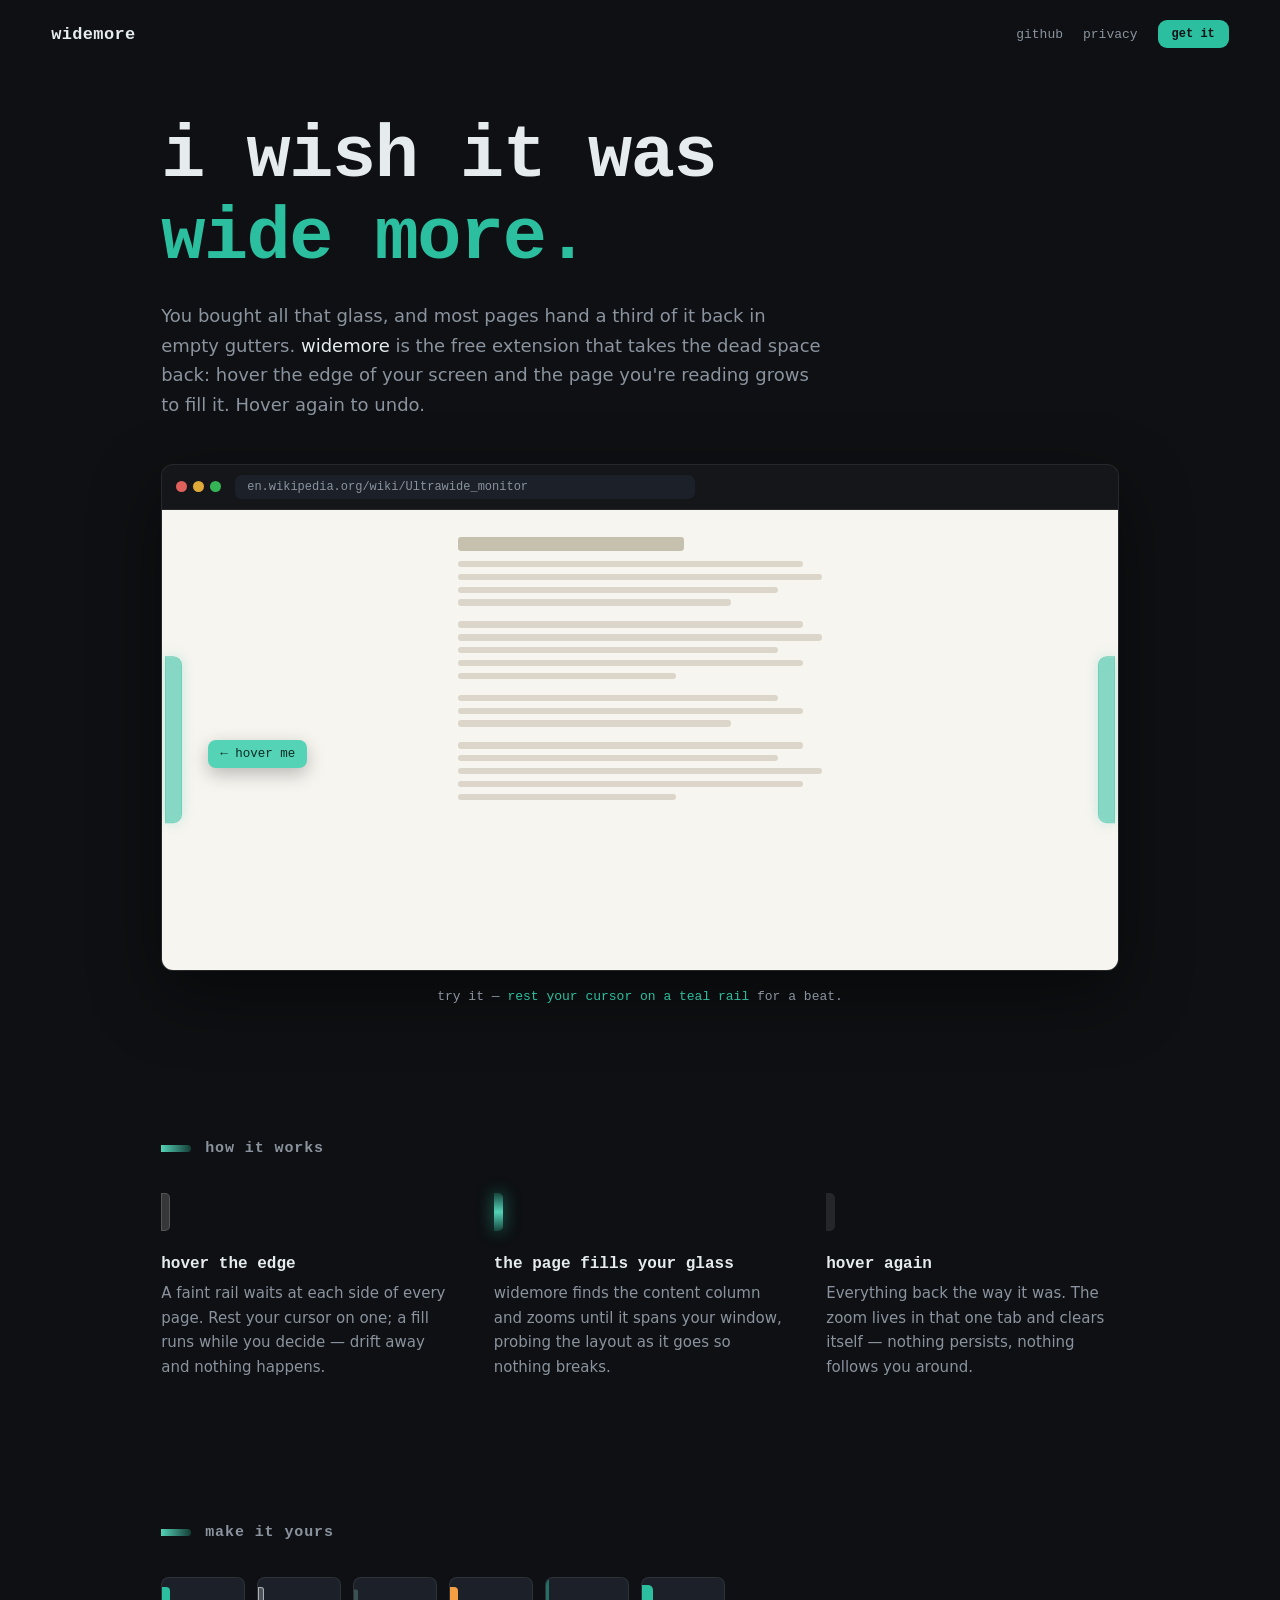
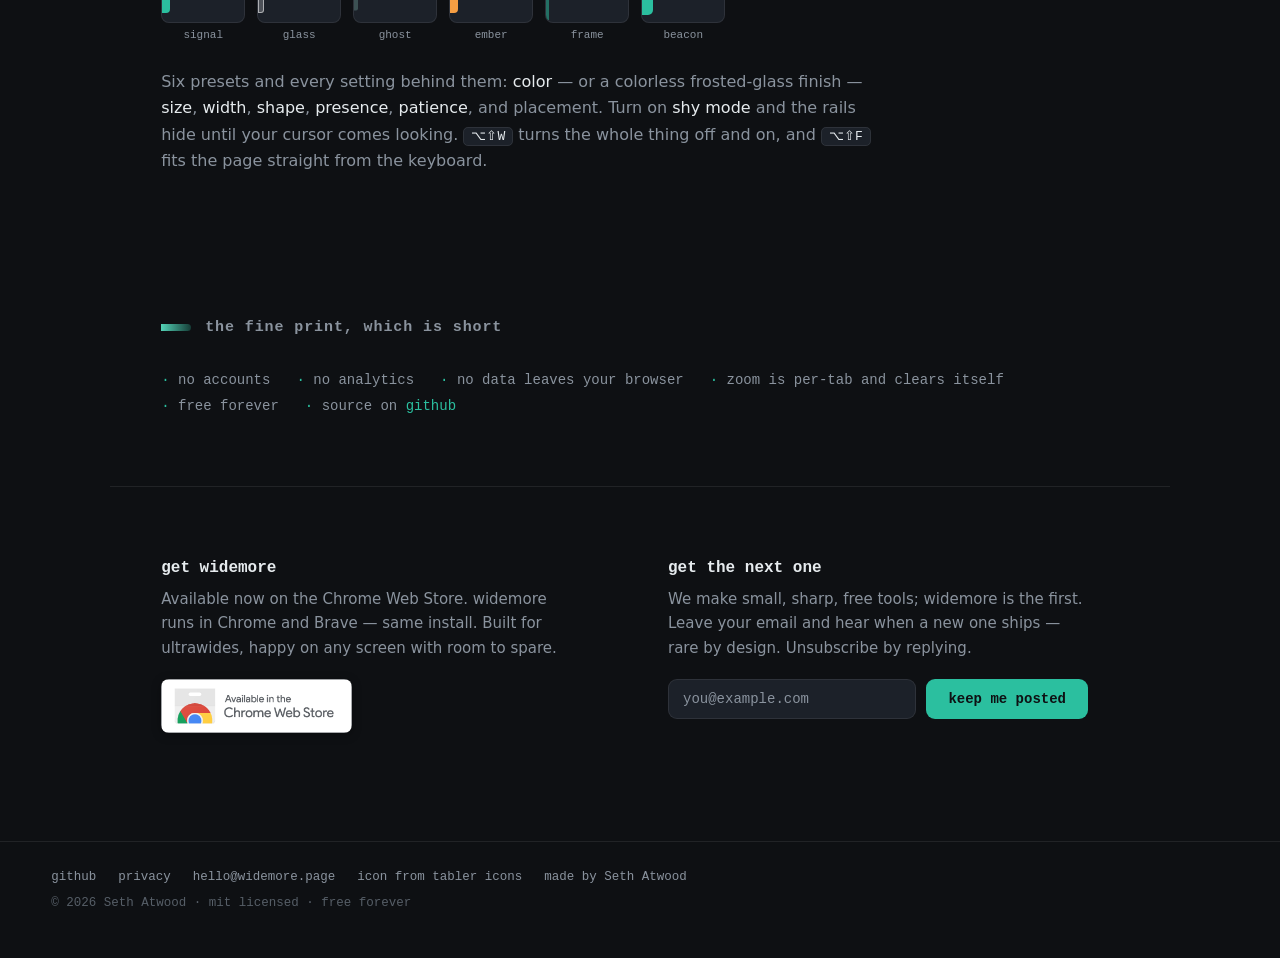
<file: site/public/index.html>
<!doctype html>
<html lang="en">
<head>
  <!-- Google tag (gtag.js) -->
  <script async src="https://www.googletagmanager.com/gtag/js?id=G-WFPC8W7EV1"></script>
  <script>
    window.dataLayer = window.dataLayer || [];
    function gtag(){dataLayer.push(arguments);}
    gtag('js', new Date());

    gtag('config', 'G-WFPC8W7EV1');
  </script>
  <meta charset="utf-8">
  <meta name="viewport" content="width=device-width, initial-scale=1">
  <title>widemore — hover the edge, fill the screen</title>
  <meta name="description" content="A free browser extension that fills the dead space on ultrawide monitors: hover the edge of your screen and the page grows to fill it. Hover again to undo.">
  <meta property="og:title" content="widemore — hover the edge, fill the screen">
  <meta property="og:description" content="Hover the edge of your screen and the page grows to fill your ultrawide's dead space. Free forever.">
  <meta property="og:url" content="https://widemore.page/">
  <meta property="og:image" content="https://widemore.page/og.png">
  <meta name="twitter:card" content="summary_large_image">
  <meta name="theme-color" content="#0e1013">
  <link rel="icon" type="image/svg+xml" href="favicon.svg">
  <link rel="apple-touch-icon" href="icon128.png">
  <link rel="stylesheet" href="style.css">
</head>
<body>

<header class="top">
  <span class="wordmark">widemore</span>
  <nav>
    <a href="https://github.com/sethatwood/widemore">github</a>
    <a href="privacy.html">privacy</a>
    <a class="btn small" href="#get">get it</a>
  </nav>
</header>

<main>
  <section class="hero wrap">
    <h1>i wish it was<br><em>wide more.</em></h1>
    <p class="sub">You bought all that glass, and most pages hand a third of it
      back in empty gutters. <strong>widemore</strong> is the free extension
      that takes the dead space back: hover the edge of your screen and the
      page you're reading grows to fill it. Hover again to undo.</p>

    <div class="browser" aria-label="interactive demo of widemore">
      <div class="browser-chrome">
        <span class="dots"><span></span><span></span><span></span></span>
        <span class="urlbar">en.wikipedia.org/wiki/Ultrawide_monitor</span>
      </div>
      <div class="demo-page" id="demoPage">
        <div class="demo-col">
          <div class="tl h"></div>
          <div class="tl w95"></div>
          <div class="tl"></div>
          <div class="tl w88"></div>
          <div class="tl w75"></div>
          <div class="tl gap w95"></div>
          <div class="tl"></div>
          <div class="tl w88"></div>
          <div class="tl w95"></div>
          <div class="tl w60"></div>
          <div class="tl gap w88"></div>
          <div class="tl w95"></div>
          <div class="tl w75"></div>
          <div class="tl gap w95"></div>
          <div class="tl w88"></div>
          <div class="tl"></div>
          <div class="tl w95"></div>
          <div class="tl w60"></div>
        </div>
        <div class="demo-rail left" role="button" tabindex="0" aria-label="widemore rail — hold to fit the page">
          <div class="bar"><div class="fill"></div></div>
        </div>
        <div class="demo-rail right" role="button" tabindex="0" aria-label="widemore rail — hold to fit the page">
          <div class="bar"><div class="fill"></div></div>
        </div>
        <div class="demo-hint" id="demoHint" aria-hidden="true">← hover me</div>
        <div class="demo-toast" id="demoToast" aria-live="polite"></div>
      </div>
    </div>
    <p class="caption">try it — <em>rest your cursor on a teal rail</em> for a beat.</p>
  </section>

  <section class="wrap">
    <h2>how it works</h2>
    <div class="beats">
      <article class="beat">
        <span class="marker waiting" aria-hidden="true"></span>
        <h3>hover the edge</h3>
        <p>A faint rail waits at each side of every page. Rest your cursor on
          one; a fill runs while you decide — drift away and nothing happens.</p>
      </article>
      <article class="beat">
        <span class="marker armed" aria-hidden="true"></span>
        <h3>the page fills your glass</h3>
        <p>widemore finds the content column and zooms until it spans your
          window, probing the layout as it goes so nothing breaks.</p>
      </article>
      <article class="beat">
        <span class="marker resting" aria-hidden="true"></span>
        <h3>hover again</h3>
        <p>Everything back the way it was. The zoom lives in that one tab and
          clears itself — nothing persists, nothing follows you around.</p>
      </article>
    </div>
  </section>

  <section class="custom wrap">
    <h2>make it yours</h2>
    <div class="chips" aria-hidden="true">
      <div class="chip signal"><div class="mini"><span class="mrail"></span></div>signal</div>
      <div class="chip glass"><div class="mini"><span class="mrail"></span></div>glass</div>
      <div class="chip ghost"><div class="mini"><span class="mrail"></span></div>ghost</div>
      <div class="chip ember"><div class="mini"><span class="mrail"></span></div>ember</div>
      <div class="chip frame"><div class="mini"><span class="mrail"></span></div>frame</div>
      <div class="chip beacon"><div class="mini"><span class="mrail"></span></div>beacon</div>
    </div>
    <p>Six presets and every setting behind them: <strong>color</strong> — or a
      colorless frosted-glass finish — <strong>size</strong>,
      <strong>width</strong>, <strong>shape</strong>, <strong>presence</strong>,
      <strong>patience</strong>, and placement. Turn on <strong>shy mode</strong>
      and the rails hide until your cursor comes looking. <kbd>⌥⇧W</kbd> turns
      the whole thing off and on, and <kbd>⌥⇧F</kbd> fits the page straight
      from the keyboard.</p>
  </section>

  <section class="trust wrap">
    <h2>the fine print, which is short</h2>
    <ul>
      <li>no accounts</li>
      <li>no analytics</li>
      <li>no data leaves your browser</li>
      <li>zoom is per-tab and clears itself</li>
      <li>free forever</li>
      <li>source on <a href="https://github.com/sethatwood/widemore">github</a></li>
    </ul>
  </section>

  <section class="get wrap" id="get">
    <div class="get-grid">
      <div>
        <h3>get widemore</h3>
        <p>Available now on the Chrome Web Store. widemore runs in Chrome
          and Brave — same install. Built for ultrawides, happy on any
          screen with room to spare.</p>
        <a href="https://chromewebstore.google.com/detail/nbkajkoaapnlkeegegeiebjafabkaijc"
           class="cws-badge">
          <img src="cws-badge.png" alt="Available in the Chrome Web Store"
               width="340" height="96">
        </a>
      </div>
      <div>
        <h3>get the next one</h3>
        <p>We make small, sharp, free tools; widemore is the first. Leave your
          email and hear when a new one ships — rare by design. Unsubscribe by
          replying.</p>
        <form class="signup" id="signup" action="subscribe.php" method="post">
          <label class="hp" aria-hidden="true">leave this empty
            <input type="text" name="website" tabindex="-1" autocomplete="off">
          </label>
          <input type="email" name="email" required maxlength="254"
                 placeholder="you@example.com" aria-label="email address">
          <button class="btn" type="submit">keep me posted</button>
        </form>
        <p class="form-note" id="formNote" role="status"></p>
      </div>
    </div>
  </section>
</main>

<footer>
  <div class="links">
    <a href="https://github.com/sethatwood/widemore">github</a>
    <a href="privacy.html">privacy</a>
    <a href="mailto:hello@widemore.page">hello@widemore.page</a>
    <span>icon from <a href="https://tabler.io/icons">tabler icons</a></span>
    <span>made by <a href="https://sethmerrickatwood.com">Seth Atwood</a></span>
  </div>
  <p class="wink">© <span id="year">2026</span> Seth Atwood · <a href="https://github.com/sethatwood/widemore/blob/main/LICENSE">mit licensed</a> · free forever</p>
</footer>

<script src="demo.js"></script>
</body>
</html>
</file>
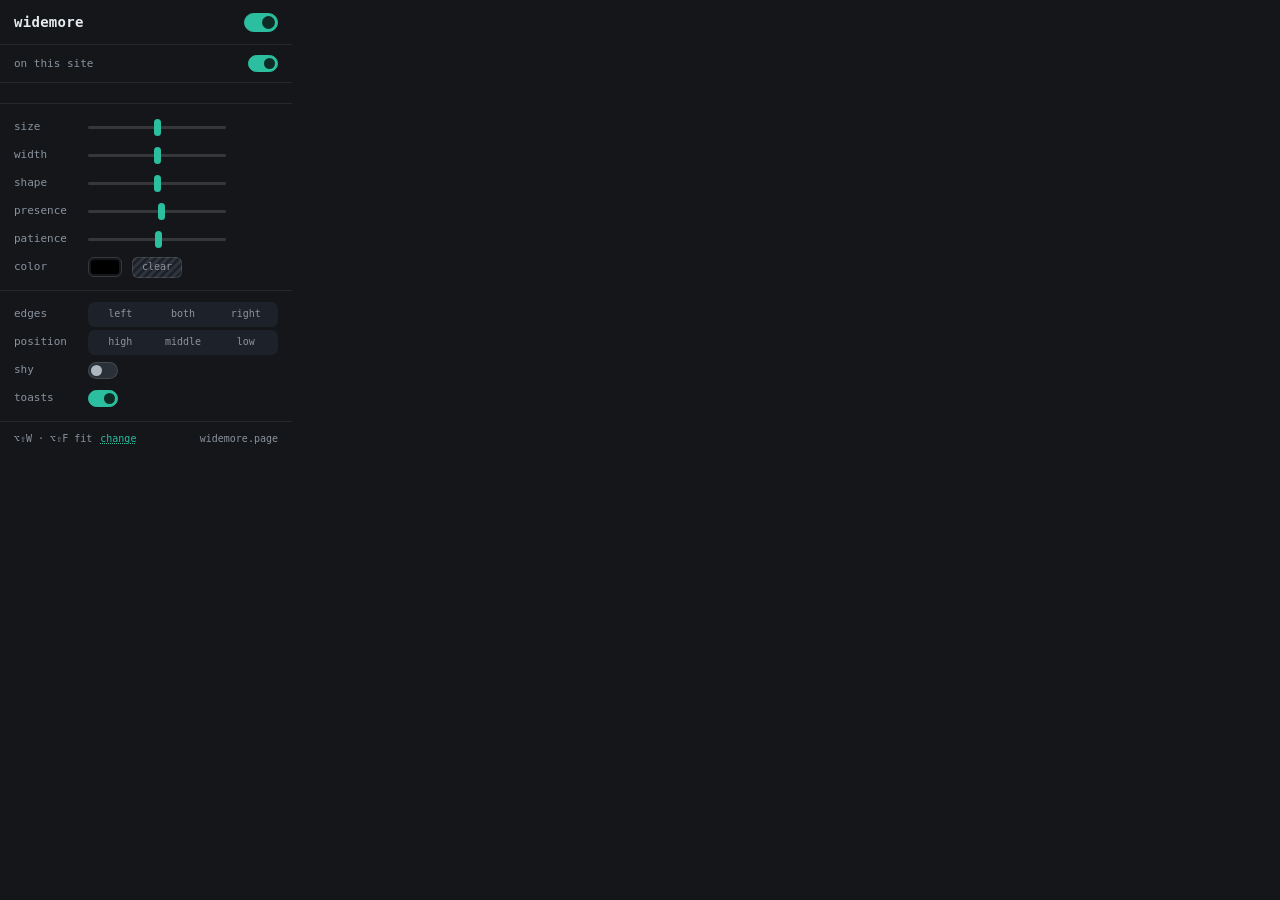
<file: popup.html>
<!doctype html>
<html lang="en">
<head>
  <meta charset="utf-8">
  <link rel="stylesheet" href="popup.css">
</head>
<body>
  <header>
    <h1>widemore</h1>
    <button id="master" class="switch" role="switch" aria-checked="true" aria-label="widemore on or off"><span class="dot"></span></button>
  </header>

  <section class="row site" id="siteRow">
    <span class="label" id="siteLabel">on this site</span>
    <button id="site" class="switch small" role="switch" aria-checked="true" aria-label="enabled on this site"><span class="dot"></span></button>
  </section>

  <section class="presets" id="presets" aria-label="presets"></section>

  <section class="knobs" id="knobs">
    <div class="row">
      <label for="base">size</label>
      <input id="base" type="range" min="14" max="40" step="1">
      <output id="baseVal" for="base"></output>
    </div>
    <div class="row">
      <label for="barWidth">width</label>
      <input id="barWidth" type="range" min="6" max="32" step="1">
      <output id="barWidthVal" for="barWidth"></output>
    </div>
    <div class="row">
      <label for="radius">shape</label>
      <input id="radius" type="range" min="0" max="16" step="1">
      <output id="radiusVal" for="radius"></output>
    </div>
    <div class="row">
      <label for="presence">presence</label>
      <input id="presence" type="range" min="0.25" max="1" step="0.05">
      <output id="presenceVal" for="presence"></output>
    </div>
    <div class="row">
      <label for="dwellMs">patience</label>
      <input id="dwellMs" type="range" min="150" max="600" step="10">
      <output id="dwellMsVal" for="dwellMs"></output>
    </div>
    <div class="row color">
      <label for="accent">color</label>
      <input id="accent" type="color" aria-label="accent color">
      <button id="accentReset" class="resetchip" hidden title="back to the default teal" aria-label="reset color to the default teal">↺</button>
      <button id="clear" class="clearchip" aria-pressed="false" title="colorless, frosted-glass finish">clear</button>
    </div>
  </section>

  <section class="place" id="place">
    <div class="row">
      <span class="label">edges</span>
      <div class="seg" id="edges" role="group" aria-label="which edges">
        <button data-v="left">left</button><button data-v="both">both</button><button data-v="right">right</button>
      </div>
    </div>
    <div class="row">
      <span class="label">position</span>
      <div class="seg" id="align" role="group" aria-label="vertical position">
        <button data-v="high">high</button><button data-v="middle">middle</button><button data-v="low">low</button>
      </div>
    </div>
    <div class="row" title="rails hide until your cursor nears an edge">
      <span class="label">shy</span>
      <button id="shyKnob" class="switch small" role="switch" aria-checked="false" aria-label="shy mode: rails hide until the cursor nears an edge"><span class="dot"></span></button>
    </div>
    <div class="row">
      <span class="label">toasts</span>
      <button id="toastKnob" class="switch small" role="switch" aria-checked="true" aria-label="show zoom toasts"><span class="dot"></span></button>
    </div>
  </section>

  <footer>
    <span id="shortcut" title="⌥⇧W turns widemore on or off · ⌥⇧F fits the page by keyboard">⌥⇧W · ⌥⇧F fit</span>
    <button id="changeKey" class="linky">change</button>
    <a href="https://widemore.page" target="_blank" rel="noreferrer">widemore.page</a>
  </footer>

  <script src="defaults.js"></script>
  <script src="popup.js"></script>
</body>
</html>
</file>
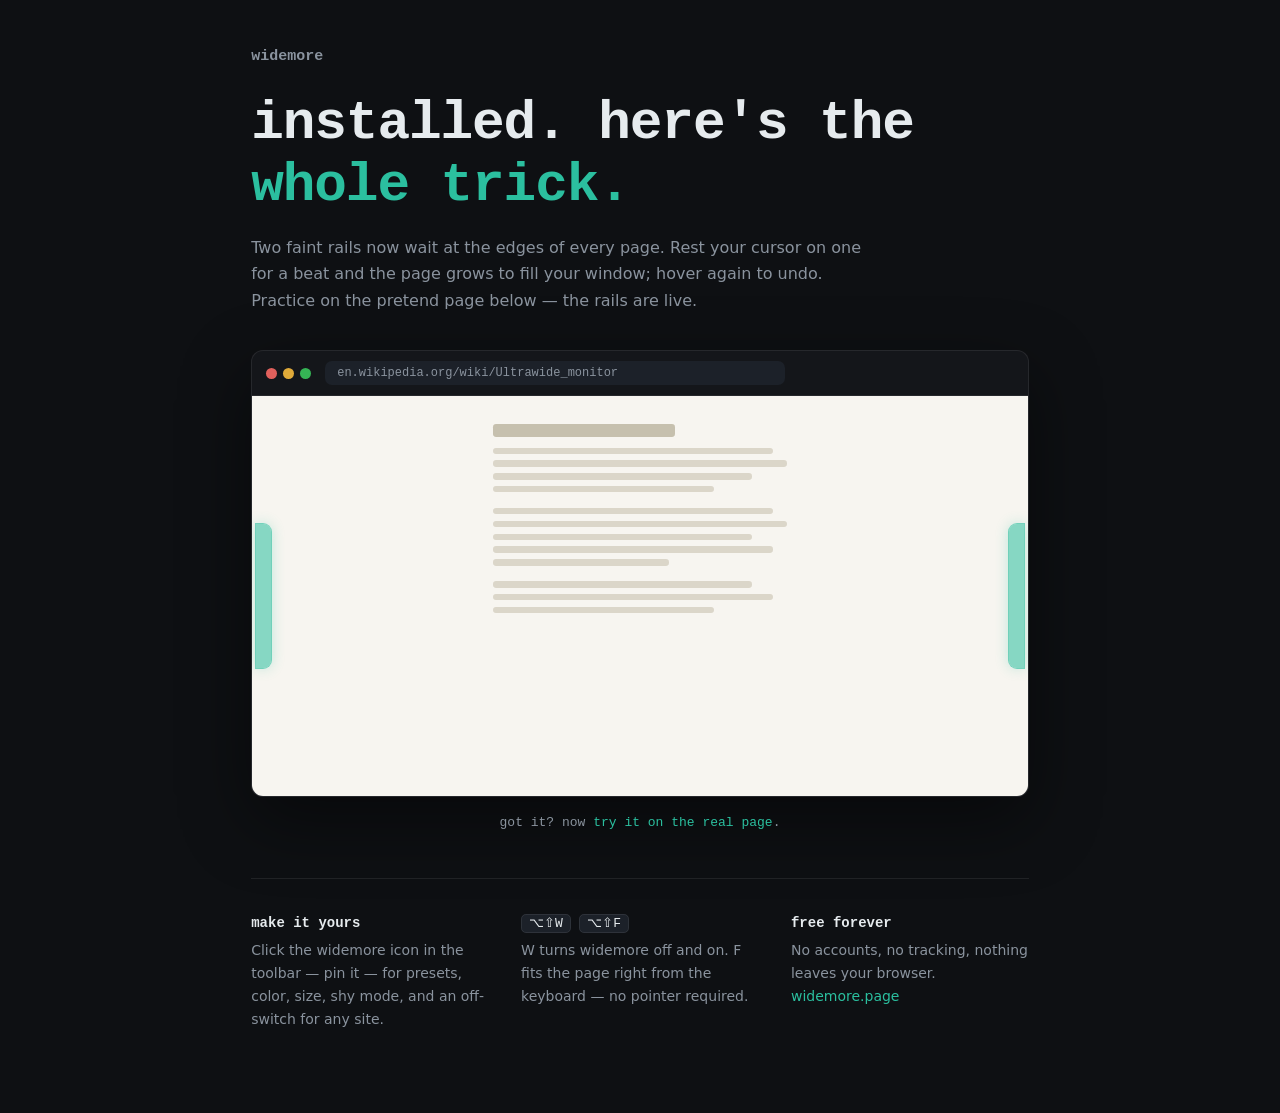
<file: welcome.html>
<!doctype html>
<html lang="en">
<head>
  <meta charset="utf-8">
  <title>widemore is installed</title>
  <link rel="stylesheet" href="welcome.css">
</head>
<body>

<main>
  <p class="wordmark">widemore</p>
  <h1>installed. here's the<br><em>whole trick.</em></h1>
  <p class="sub">Two faint rails now wait at the edges of every page. Rest your
    cursor on one for a beat and the page grows to fill your window; hover
    again to undo. Practice on the pretend page below — the rails are live.</p>

  <div class="browser" aria-label="practice run of the widemore gesture">
    <div class="browser-chrome">
      <span class="dots"><span></span><span></span><span></span></span>
      <span class="urlbar">en.wikipedia.org/wiki/Ultrawide_monitor</span>
    </div>
    <div class="demo-page" id="demoPage">
      <div class="demo-col">
        <div class="tl h"></div>
        <div class="tl w95"></div>
        <div class="tl"></div>
        <div class="tl w88"></div>
        <div class="tl w75"></div>
        <div class="tl gap w95"></div>
        <div class="tl"></div>
        <div class="tl w88"></div>
        <div class="tl w95"></div>
        <div class="tl w60"></div>
        <div class="tl gap w88"></div>
        <div class="tl w95"></div>
        <div class="tl w75"></div>
      </div>
      <div class="demo-rail left" role="button" tabindex="0" aria-label="widemore rail — hold to fit the page">
        <div class="bar"><div class="fill"></div></div>
      </div>
      <div class="demo-rail right" role="button" tabindex="0" aria-label="widemore rail — hold to fit the page">
        <div class="bar"><div class="fill"></div></div>
      </div>
      <div class="demo-toast" id="demoToast" aria-live="polite"></div>
    </div>
  </div>
  <p class="caption">got it? now
    <a href="https://en.wikipedia.org/wiki/Ultrawide_monitor">try it on the real page</a>.</p>

  <div class="pointers">
    <section>
      <h2>make it yours</h2>
      <p>Click the widemore icon in the toolbar — pin it — for presets, color,
        size, shy mode, and an off-switch for any site.</p>
    </section>
    <section>
      <h2><kbd>⌥⇧W</kbd> <kbd>⌥⇧F</kbd></h2>
      <p>W turns widemore off and on. F fits the page right from the
        keyboard — no pointer required.</p>
    </section>
    <section>
      <h2>free forever</h2>
      <p>No accounts, no tracking, nothing leaves your browser.
        <a href="https://widemore.page">widemore.page</a></p>
    </section>
  </div>
</main>

<script src="welcome.js"></script>
</body>
</html>
</file>
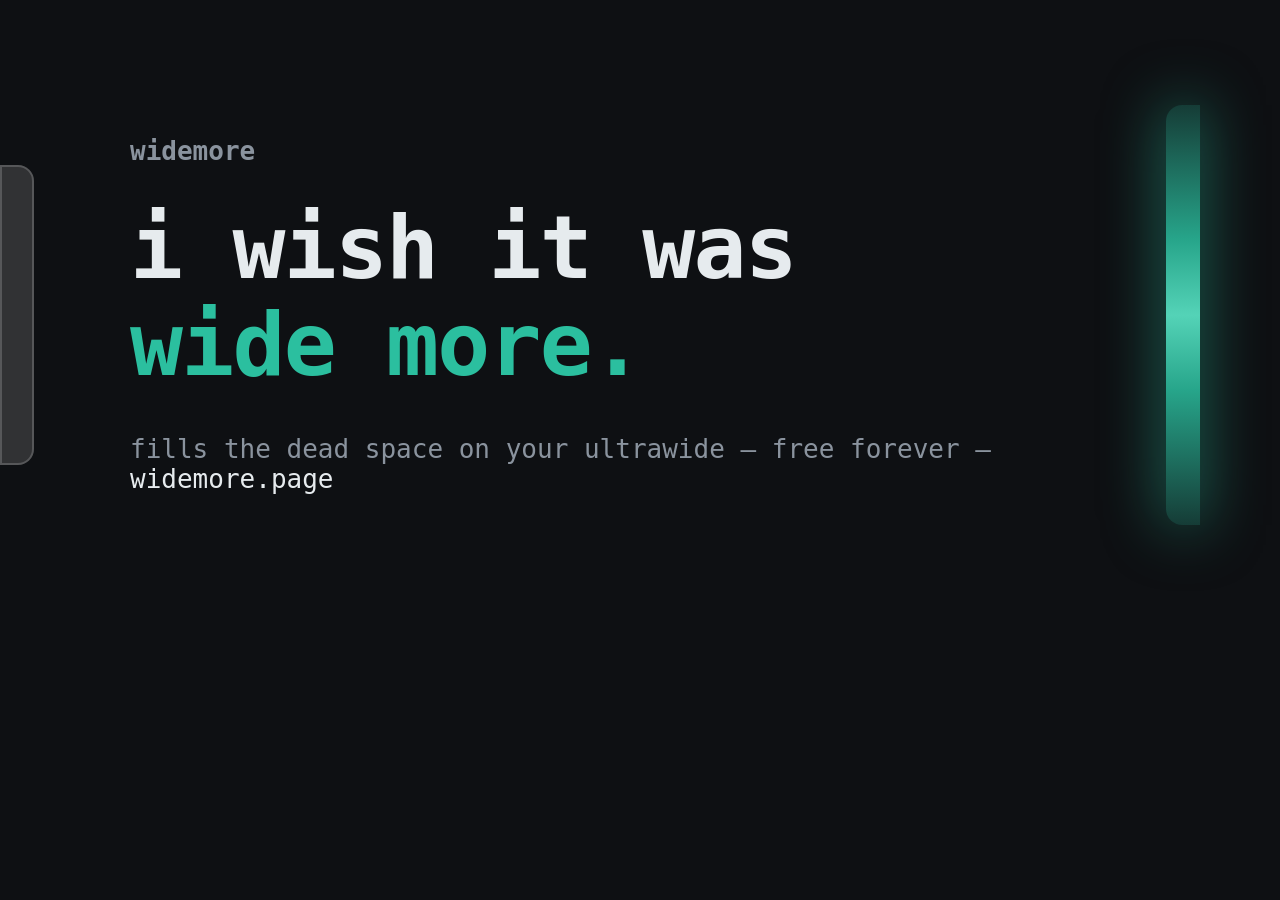
<file: site/og-source.html>
<!doctype html>
<html>
<head>
<meta charset="utf-8">
<style>
  * { margin: 0; box-sizing: border-box; }
  body {
    width: 1200px; height: 630px; background: #0e1013;
    font-family: ui-monospace, SFMono-Regular, Menlo, monospace;
    display: flex; flex-direction: column; justify-content: center;
    padding: 0 130px; position: relative; overflow: hidden;
  }
  .rail { position: absolute; top: 50%; transform: translateY(-50%); width: 34px; }
  .rail.l { left: 0; height: 300px; background: rgba(128,128,128,.3);
    border-radius: 0 16px 16px 0; box-shadow: inset 0 0 0 2px rgba(255,255,255,.18); }
  .rail.r { right: 0; height: 420px; border-radius: 16px 0 0 16px;
    background: linear-gradient(to bottom, rgba(43,191,159,.25), rgba(43,191,159,.85) 32%, #54d3b7 50%, rgba(43,191,159,.85) 68%, rgba(43,191,159,.25));
    box-shadow: 0 0 60px rgba(43,191,159,.6); }
  .mark { color: #8a939e; font-size: 26px; font-weight: 600; margin-bottom: 34px; }
  h1 { color: #e6ebee; font-size: 88px; line-height: 1.1; font-weight: 600; letter-spacing: -0.02em; }
  h1 em { font-style: normal; color: #2bbf9f; }
  .sub { color: #8a939e; font-size: 26px; margin-top: 40px; }
  .sub b { color: #e6ebee; font-weight: 500; }
</style>
</head>
<body>
  <div class="rail l"></div>
  <div class="rail r"></div>
  <div class="mark">widemore</div>
  <h1>i wish it was<br><em>wide more.</em></h1>
  <p class="sub">fills the dead space on your ultrawide — free forever — <b>widemore.page</b></p>
</body>
</html>
</file>
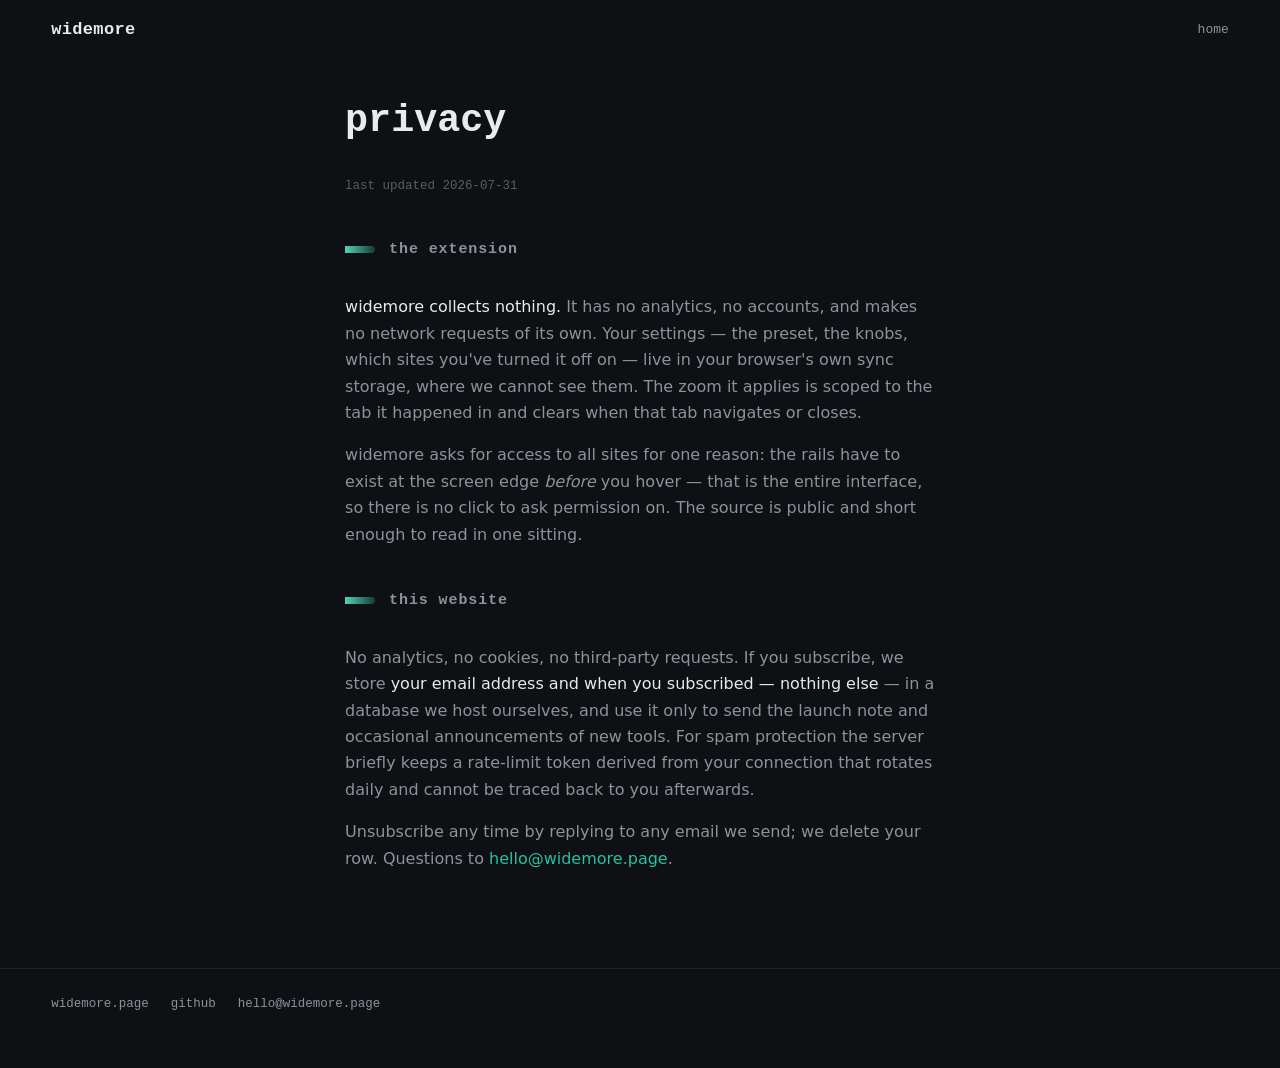
<file: site/public/privacy.html>
<!doctype html>
<html lang="en">
<head>
  <!-- Google tag (gtag.js) -->
  <script async src="https://www.googletagmanager.com/gtag/js?id=G-WFPC8W7EV1"></script>
  <script>
    window.dataLayer = window.dataLayer || [];
    function gtag(){dataLayer.push(arguments);}
    gtag('js', new Date());

    gtag('config', 'G-WFPC8W7EV1');
  </script>
  <meta charset="utf-8">
  <meta name="viewport" content="width=device-width, initial-scale=1">
  <title>widemore — privacy</title>
  <meta name="description" content="widemore collects nothing. The details, briefly.">
  <meta name="theme-color" content="#0e1013">
  <link rel="icon" type="image/svg+xml" href="favicon.svg">
  <link rel="stylesheet" href="style.css">
  <style>
    .prose { max-width: 68ch; padding-bottom: 80px; }
    .prose h1 { font: 600 clamp(1.6rem, 4vw, 2.4rem) var(--mono); margin: 40px 0 28px; }
    .prose h2 { margin-top: 44px; }
    .prose p { color: var(--dim); margin-bottom: 16px; }
    .prose p strong { color: var(--text); font-weight: 500; }
    .prose time { color: #565e67; font: 400 12.5px var(--mono); }
  </style>
</head>
<body>

<header class="top">
  <a class="wordmark" href="index.html" style="color:var(--text)">widemore</a>
  <nav><a href="index.html">home</a></nav>
</header>

<main class="wrap prose">
  <h1>privacy</h1>
  <time datetime="2026-07-31">last updated 2026-07-31</time>

  <h2>the extension</h2>
  <p><strong>widemore collects nothing.</strong> It has no analytics, no
    accounts, and makes no network requests of its own. Your settings — the
    preset, the knobs, which sites you've turned it off on — live in your
    browser's own sync storage, where we cannot see them. The zoom it applies
    is scoped to the tab it happened in and clears when that tab navigates or
    closes.</p>
  <p>widemore asks for access to all sites for one reason: the rails have to
    exist at the screen edge <em>before</em> you hover — that is the entire
    interface, so there is no click to ask permission on. The source is public
    and short enough to read in one sitting.</p>

  <h2>this website</h2>
  <p>No analytics, no cookies, no third-party requests. If you subscribe, we
    store <strong>your email address and when you subscribed — nothing
    else</strong> — in a database we host ourselves, and use it only to send
    the launch note and occasional announcements of new tools. For spam
    protection the server briefly keeps a rate-limit token derived from your
    connection that rotates daily and cannot be traced back to you afterwards.</p>
  <p>Unsubscribe any time by replying to any email we send; we delete your
    row. Questions to <a href="mailto:hello@widemore.page">hello@widemore.page</a>.</p>
</main>

<footer>
  <div class="links">
    <a href="index.html">widemore.page</a>
    <a href="https://github.com/sethatwood/widemore">github</a>
    <a href="mailto:hello@widemore.page">hello@widemore.page</a>
  </div>
</footer>

</body>
</html>
</file>
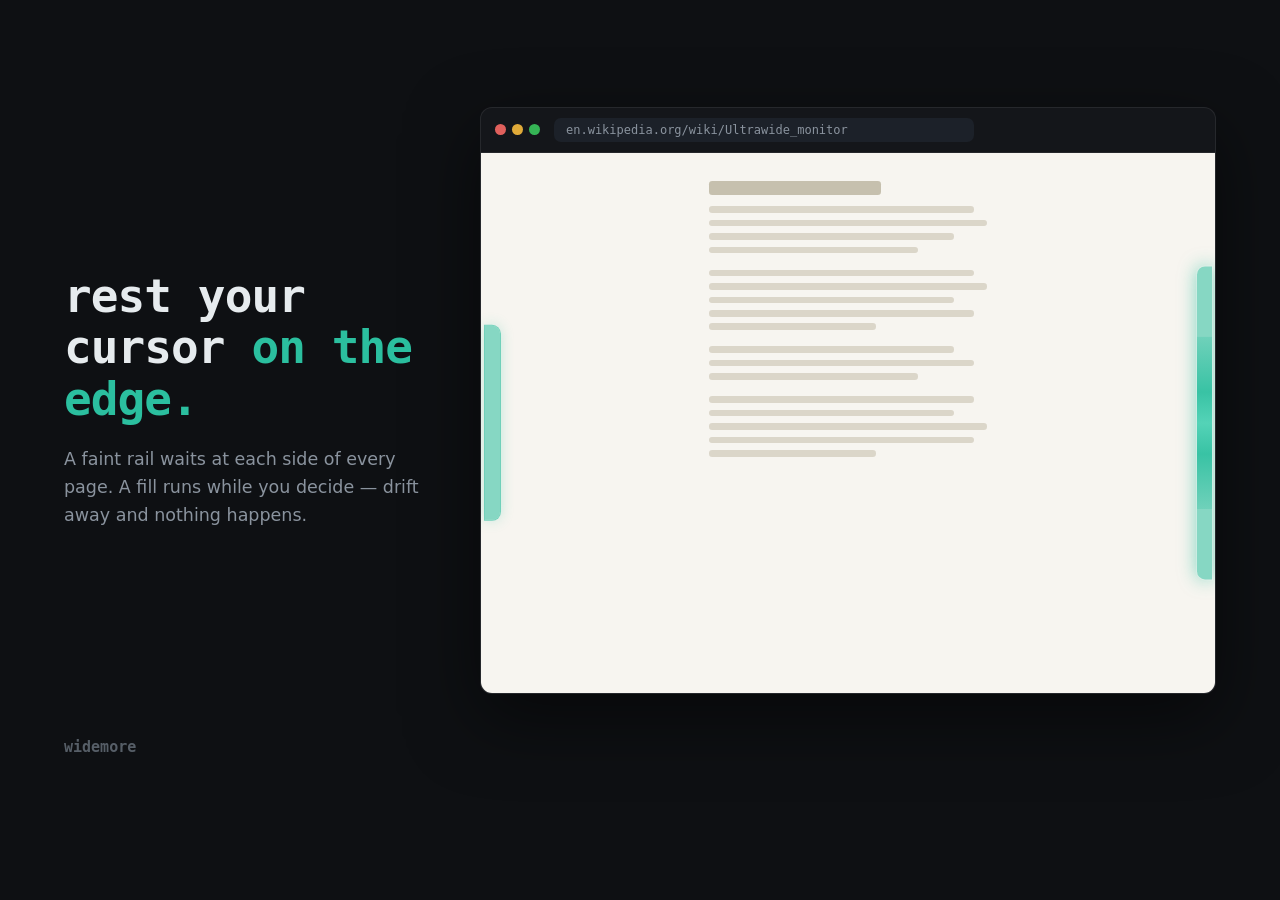
<file: store/src/frame-1-hover.html>
<!doctype html>
<html lang="en">
<head><meta charset="utf-8"><link rel="stylesheet" href="shared.css"></head>
<body>
  <div class="frame">
    <div class="cap">
      <h1>rest your cursor <em>on the edge.</em></h1>
      <p>A faint rail waits at each side of every page. A fill runs while you
        decide — drift away and nothing happens.</p>
    </div>
    <div class="stage">
      <div class="browser">
        <div class="browser-chrome">
          <span class="dots"><span></span><span></span><span></span></span>
          <span class="urlbar">en.wikipedia.org/wiki/Ultrawide_monitor</span>
        </div>
        <div class="demo-page">
          <div class="demo-col">
            <div class="tl h"></div>
            <div class="tl w95"></div><div class="tl"></div><div class="tl w88"></div>
            <div class="tl w75"></div>
            <div class="tl gap w95"></div><div class="tl"></div><div class="tl w88"></div>
            <div class="tl w95"></div><div class="tl w60"></div>
            <div class="tl gap w88"></div><div class="tl w95"></div><div class="tl w75"></div>
            <div class="tl gap w95"></div><div class="tl w88"></div><div class="tl"></div>
            <div class="tl w95"></div><div class="tl w60"></div>
          </div>
          <div class="demo-rail left"><div class="bar"><div class="fill"></div></div></div>
          <div class="demo-rail right hovering lit" style="--fill:.55">
            <div class="bar"><div class="fill"></div></div>
          </div>
        </div>
      </div>
    </div>
  </div>
  <span class="wordmark">widemore</span>
</body>
</html>
</file>
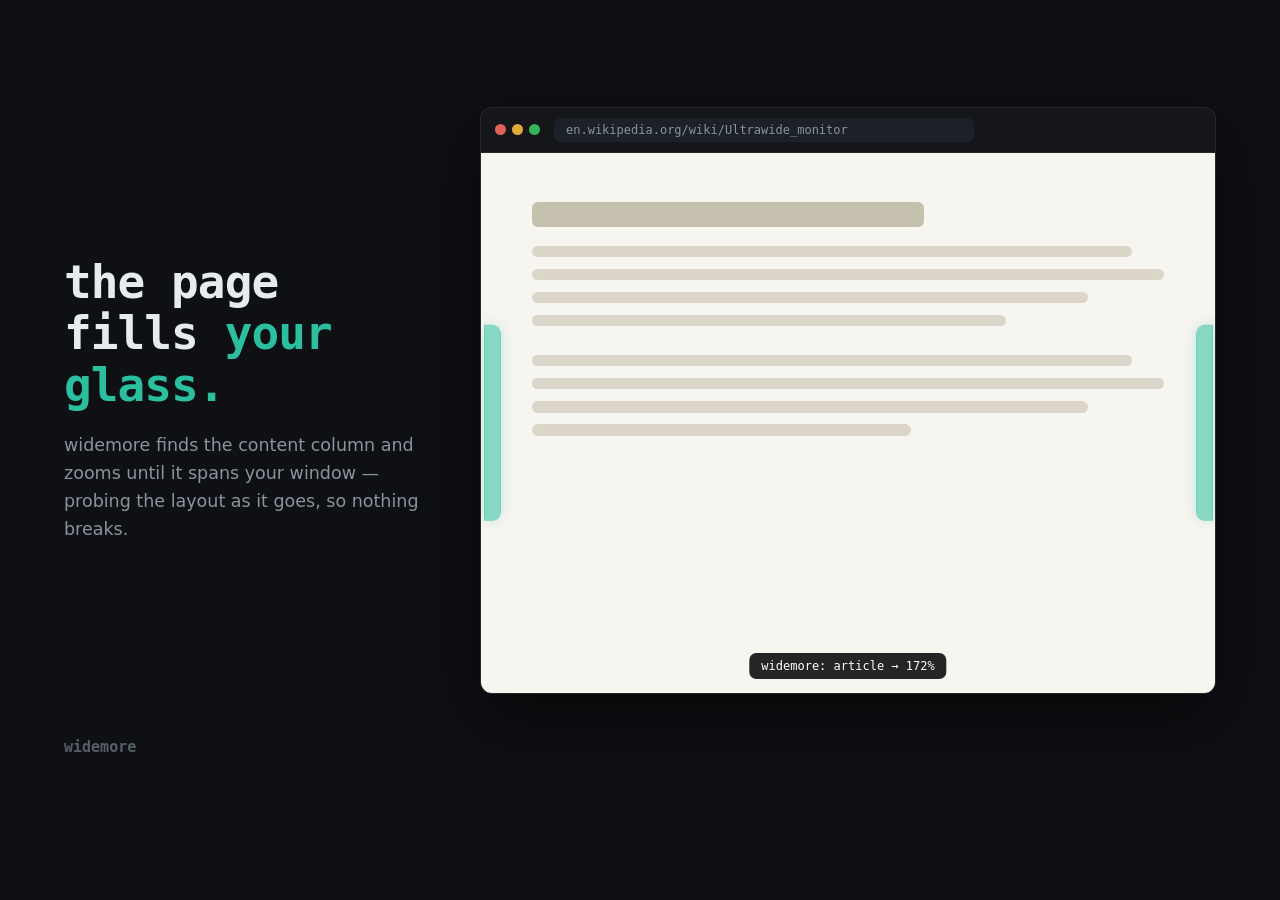
<file: store/src/frame-2-filled.html>
<!doctype html>
<html lang="en">
<head><meta charset="utf-8"><link rel="stylesheet" href="shared.css"></head>
<body>
  <div class="frame">
    <div class="cap">
      <h1>the page fills <em>your glass.</em></h1>
      <p>widemore finds the content column and zooms until it spans your
        window — probing the layout as it goes, so nothing breaks.</p>
    </div>
    <div class="stage">
      <div class="browser">
        <div class="browser-chrome">
          <span class="dots"><span></span><span></span><span></span></span>
          <span class="urlbar">en.wikipedia.org/wiki/Ultrawide_monitor</span>
        </div>
        <div class="demo-page zoomed">
          <div class="demo-col">
            <div class="tl h"></div>
            <div class="tl w95"></div><div class="tl"></div><div class="tl w88"></div>
            <div class="tl w75"></div>
            <div class="tl gap w95"></div><div class="tl"></div><div class="tl w88"></div>
            <div class="tl w60"></div>
          </div>
          <div class="demo-rail left"><div class="bar"><div class="fill"></div></div></div>
          <div class="demo-rail right"><div class="bar"><div class="fill"></div></div></div>
          <div class="demo-toast">widemore: article → 172%</div>
        </div>
      </div>
    </div>
  </div>
  <span class="wordmark">widemore</span>
</body>
</html>
</file>
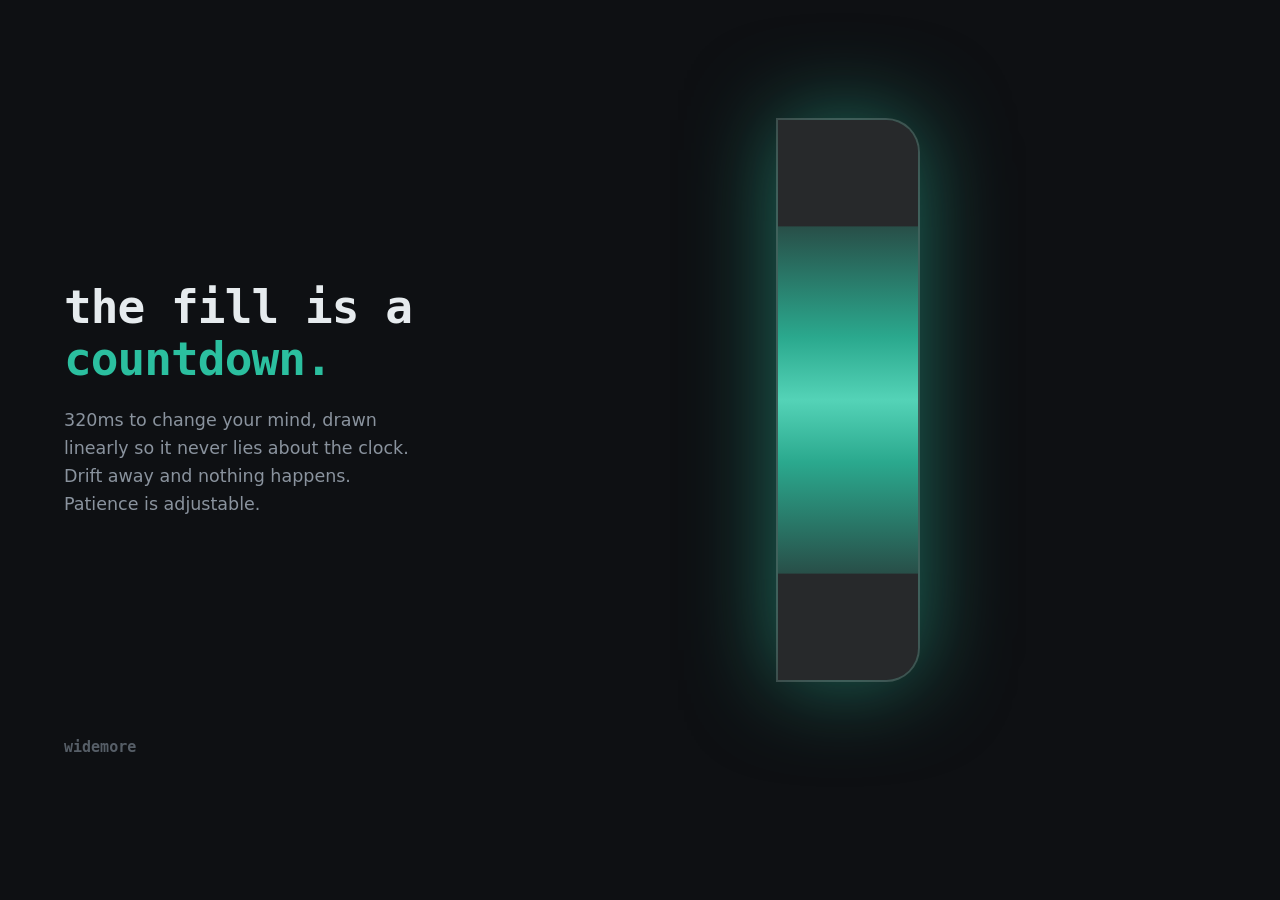
<file: store/src/frame-3-countdown.html>
<!doctype html>
<html lang="en">
<head><meta charset="utf-8"><link rel="stylesheet" href="shared.css"></head>
<body>
  <div class="frame">
    <div class="cap">
      <h1>the fill is a <em>countdown.</em></h1>
      <p>320ms to change your mind, drawn linearly so it never lies about the
        clock. Drift away and nothing happens. Patience is adjustable.</p>
    </div>
    <div class="stage railwrap">
      <div class="bigrail" style="--fill:.62"><div class="fill"></div></div>
    </div>
  </div>
  <span class="wordmark">widemore</span>
</body>
</html>
</file>
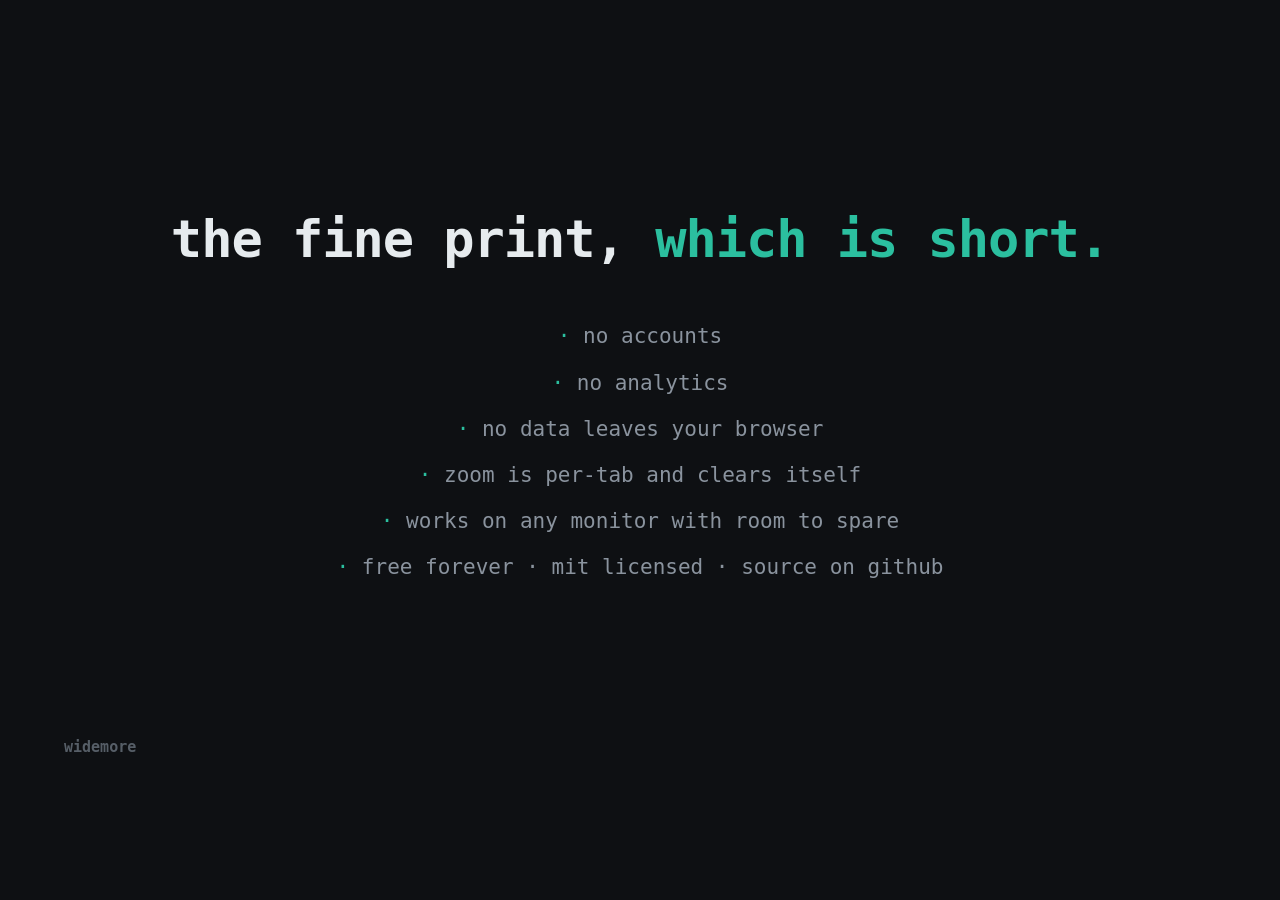
<file: store/src/frame-5-fineprint.html>
<!doctype html>
<html lang="en">
<head><meta charset="utf-8"><link rel="stylesheet" href="shared.css"></head>
<body>
  <div class="frame">
    <div class="fine">
      <h1>the fine print, <em>which is short.</em></h1>
      <ul>
        <li>no accounts</li>
        <li>no analytics</li>
        <li>no data leaves your browser</li>
        <li>zoom is per-tab and clears itself</li>
        <li>works on any monitor with room to spare</li>
        <li>free forever · mit licensed · source on github</li>
      </ul>
    </div>
  </div>
  <span class="wordmark">widemore</span>
</body>
</html>
</file>
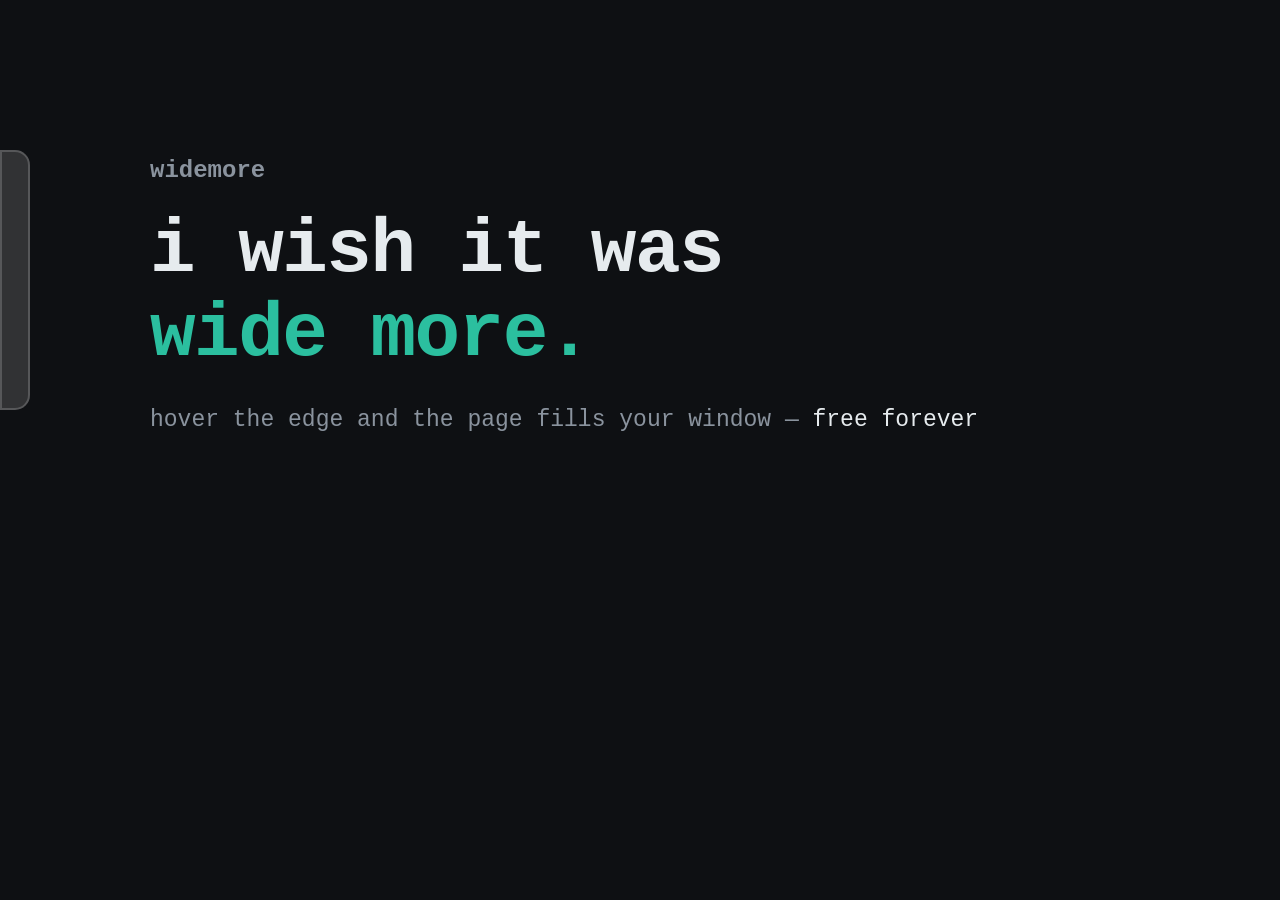
<file: store/src/marquee.html>
<!doctype html>
<html lang="en">
<head><meta charset="utf-8"><link rel="stylesheet" href="shared.css">
<style>
  body { width: 1400px; height: 560px; }
  .mq {
    height: 100%;
    display: flex;
    flex-direction: column;
    justify-content: center;
    padding: 0 150px;
  }
  .mq .mark { font: 600 24px var(--mono); color: var(--dim); margin-bottom: 26px; }
  .mq h1 { font: 600 76px/1.1 var(--mono); letter-spacing: -0.02em; }
  .mq h1 em { font-style: normal; color: var(--teal); }
  .mq p { font: 400 23px var(--mono); color: var(--dim); margin-top: 30px; }
  .mq p b { color: var(--text); font-weight: 500; }
  .edge-rail.l { width: 30px; height: 260px; border-radius: 0 15px 15px 0; }
  .edge-rail.r { width: 30px; height: 380px; border-radius: 15px 0 0 15px; }
</style>
</head>
<body>
  <div class="edge-rail l"></div>
  <div class="edge-rail r"></div>
  <div class="mq">
    <p class="mark">widemore</p>
    <h1>i wish it was<br><em>wide more.</em></h1>
    <p>hover the edge and the page fills your window — <b>free forever</b></p>
  </div>
</body>
</html>
</file>
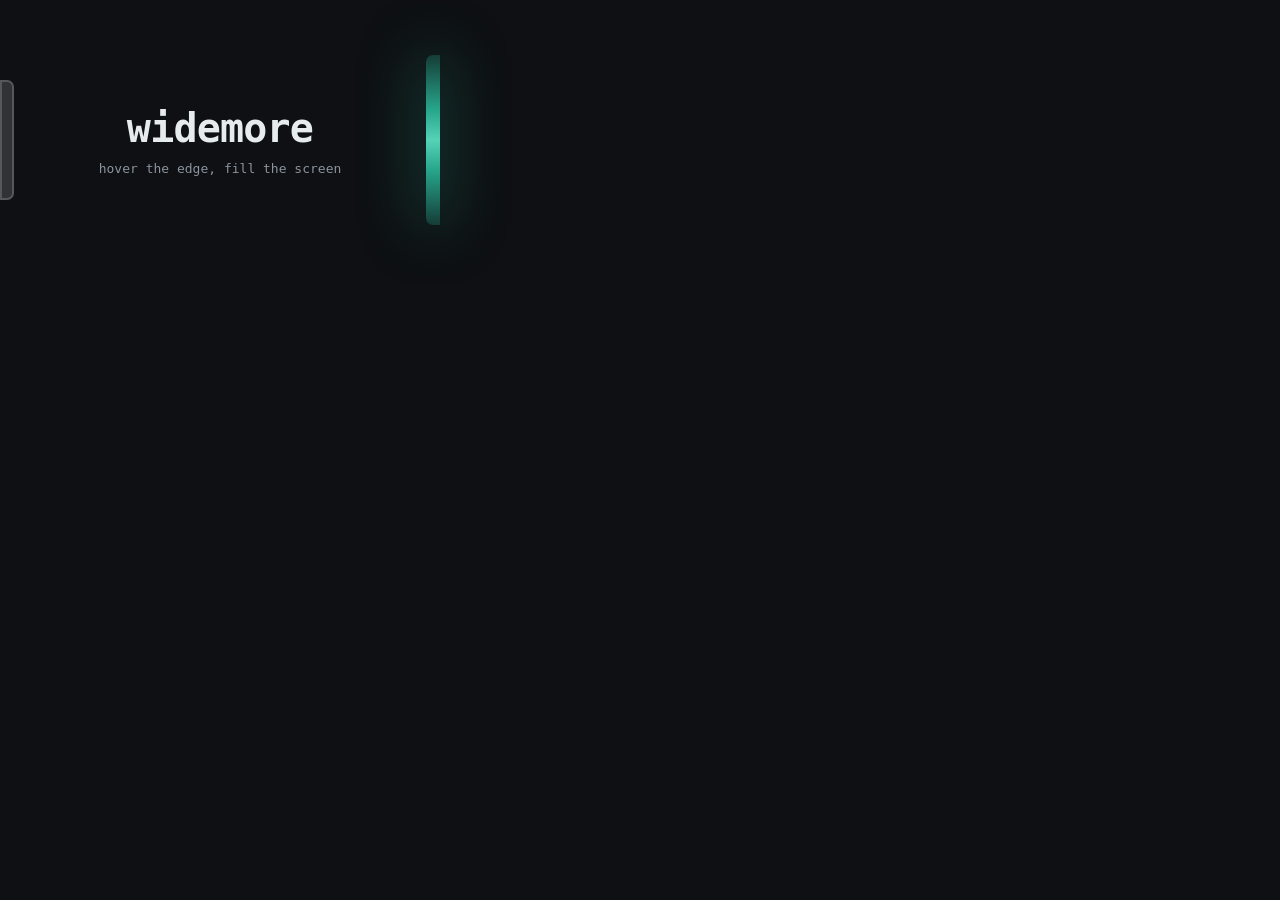
<file: store/src/promo-tile.html>
<!doctype html>
<html lang="en">
<head><meta charset="utf-8"><link rel="stylesheet" href="shared.css">
<style>
  body { width: 440px; height: 280px; }
  .tile {
    height: 100%;
    display: flex;
    flex-direction: column;
    justify-content: center;
    align-items: center;
    gap: 10px;
  }
  .tile h1 { font: 600 40px var(--mono); letter-spacing: -0.02em; }
  .tile p { font: 400 13px var(--mono); color: var(--dim); }
  .edge-rail.l { width: 14px; height: 120px; border-radius: 0 7px 7px 0; }
  .edge-rail.r { width: 14px; height: 170px; border-radius: 7px 0 0 7px; }
</style>
</head>
<body>
  <div class="edge-rail l"></div>
  <div class="edge-rail r"></div>
  <div class="tile">
    <h1>widemore</h1>
    <p>hover the edge, fill the screen</p>
  </div>
</body>
</html>
</file>
<file: site/public/style.css>
/* widemore.page — no frameworks, no webfonts, no trackers. The page speaks
   the extension's language: dark glass, one teal, the toast's monospace. */

:root {
  --ink: #0e1013;
  --panel: #14161a;
  --well: #1c2129;
  --line: rgba(255, 255, 255, 0.08);
  --text: #e6ebee;
  --dim: #8a939e;
  --teal: #2bbf9f;
  --core: #54d3b7;
  --paper: #f7f5f0;
  --mono: ui-monospace, SFMono-Regular, Menlo, Consolas, monospace;
  --sans: system-ui, -apple-system, "Segoe UI", sans-serif;
}

* { box-sizing: border-box; margin: 0; padding: 0; }

html { scroll-behavior: smooth; }

body {
  background: var(--ink);
  color: var(--text);
  font: 400 16px/1.65 var(--sans);
  -webkit-font-smoothing: antialiased;
}

a { color: var(--teal); text-decoration: none; }
a:hover { text-decoration: underline; }

::selection { background: rgba(43, 191, 159, 0.35); }

/* ---- layout ---- */

/* horizontal-only, so it never fights section's vertical padding */
.wrap {
  max-width: 1060px;
  margin: 0 auto;
  padding-left: max(24px, 4vw);
  padding-right: max(24px, 4vw);
}

section { padding: 72px 0; }

/* ---- header ---- */

.top {
  display: flex;
  align-items: center;
  justify-content: space-between;
  padding: 20px max(24px, 4vw);
}
.wordmark { font: 600 17px var(--mono); letter-spacing: 0.02em; }
.top nav { display: flex; align-items: center; gap: 20px; font: 400 13px var(--mono); }
.top nav a { color: var(--dim); }
.top nav a:hover { color: var(--teal); text-decoration: none; }
.top nav a.btn { color: var(--ink); }

/* ---- buttons ---- */

.btn {
  display: inline-block;
  font: 600 14px var(--mono);
  color: var(--ink);
  background: var(--teal);
  border: 0;
  border-radius: 9px;
  padding: 12px 22px;
  cursor: pointer;
}
.btn:hover { background: var(--core); text-decoration: none; }
.btn.small { padding: 7px 14px; font-size: 12px; }
.btn.dim {
  background: var(--well);
  color: var(--dim);
  cursor: default;
}
.btn.dim:hover { background: var(--well); }

/* ---- hero ---- */

.hero { padding-top: 48px; padding-bottom: 64px; }
.hero h1 {
  font: 600 clamp(2.4rem, 6.5vw, 4.6rem)/1.12 var(--mono);
  letter-spacing: -0.02em;
  margin-bottom: 20px;
}
.hero h1 em { font-style: normal; color: var(--teal); }
.hero .sub {
  max-width: 58ch;
  font-size: 18px;
  color: var(--dim);
  margin-bottom: 44px;
}
.hero .sub strong { color: var(--text); font-weight: 500; }

/* ---- the demo: a fake browser with real rails ---- */

.browser {
  background: var(--panel);
  border: 1px solid var(--line);
  border-radius: 12px;
  overflow: hidden;
  box-shadow: 0 24px 70px rgba(0, 0, 0, 0.45);
}
.browser-chrome {
  display: flex;
  align-items: center;
  gap: 14px;
  padding: 10px 14px;
  border-bottom: 1px solid var(--line);
}
.dots { display: flex; gap: 6px; }
.dots span { width: 11px; height: 11px; border-radius: 6px; background: #3a4048; }
.dots span:nth-child(1) { background: #e0605c; }
.dots span:nth-child(2) { background: #e0aa39; }
.dots span:nth-child(3) { background: #35b455; }
.urlbar {
  flex: 1;
  max-width: 460px;
  font: 400 12px var(--mono);
  color: var(--dim);
  background: var(--well);
  border-radius: 7px;
  padding: 5px 12px;
}

.demo-page {
  position: relative;
  height: min(460px, 58vh);
  background: var(--paper);
  overflow: hidden;
  font-size: 10.5px;
  transition: font-size 0.5s cubic-bezier(0.3, 0.7, 0.3, 1);
}
.demo-page.zoomed { font-size: 17px; }

.demo-col {
  width: 38%;
  margin: 2.6em auto 0;
  transition: width 0.5s cubic-bezier(0.3, 0.7, 0.3, 1);
}
.demo-page.zoomed .demo-col { width: 86%; }

/* skeleton text: reads as an article at any width */
.tl { height: 0.6em; border-radius: 0.3em; background: #dbd6c9; margin: 0.62em 0; }
.tl.h { height: 1.3em; width: 62%; background: #c6c0ae; margin: 0 0 1em; }
.tl.w95 { width: 95%; }
.tl.w88 { width: 88%; }
.tl.w75 { width: 75%; }
.tl.w60 { width: 60%; }
.tl.gap { margin-top: 1.5em; }

/* the rails, at the demo's scale, with the extension's real behaviour */
.demo-rail {
  position: absolute;
  top: 50%;
  transform: translateY(-50%);
  height: 36%;
  width: 22px;
  display: flex;
  align-items: stretch;
  justify-content: center;
  cursor: pointer;
  transition: height 0.24s cubic-bezier(0.2, 0.8, 0.3, 1);
}
.demo-rail.left { left: 0; }
.demo-rail.right { right: 0; }
.demo-rail:hover { height: 58%; }
.demo-rail .bar {
  position: relative;
  width: 15px;
  overflow: hidden;
  /* far bolder than the real resting rail, on purpose: the demo's first job
     is being found. The product can afford subtle; the lesson cannot. */
  background: rgba(43, 191, 159, 0.55);
  box-shadow:
    0 0 0 1px rgba(43, 191, 159, 0.6),
    0 0 14px rgba(43, 191, 159, 0.3);
  transition: background 0.16s ease;
}
.demo-rail.left .bar { border-radius: 0 8px 8px 0; }
.demo-rail.right .bar { border-radius: 8px 0 0 8px; }
.demo-rail:hover .bar { background: rgba(43, 191, 159, 0.75); }

/* the invitation: floats beside the left rail, where the scanning eye
   starts, until the first fire */
.demo-hint {
  position: absolute;
  left: 46px;
  top: 50%;
  font: 500 12.5px var(--mono);
  color: #0b2b23;
  background: var(--core);
  padding: 7px 12px;
  border-radius: 8px;
  box-shadow: 0 6px 18px rgba(0, 0, 0, 0.25);
  pointer-events: none;
  white-space: nowrap;
  animation: nudge 1.6s ease-in-out infinite;
  transition: opacity 0.4s ease;
}
.demo-hint.gone { opacity: 0; }
@keyframes nudge {
  0%, 100% { transform: translateY(-50%) translateX(0); }
  50% { transform: translateY(-50%) translateX(-9px); }
}
.demo-rail .fill {
  position: absolute;
  inset: 0;
  transform: scaleY(0);
  transform-origin: center;
  background: linear-gradient(
    to bottom,
    rgba(43, 191, 159, 0.25) 0%,
    rgba(43, 191, 159, 0.85) 32%,
    var(--core) 50%,
    rgba(43, 191, 159, 0.85) 68%,
    rgba(43, 191, 159, 0.25) 100%
  );
}
.demo-rail.arming .fill {
  transform: scaleY(1);
  transition: transform 320ms linear; /* linear: it is a countdown */
}
.demo-rail.arming .bar {
  box-shadow:
    0 0 0 1px rgba(255, 255, 255, 0.22),
    0 0 18px rgba(43, 191, 159, 0.65);
  transition: box-shadow 320ms ease-in;
}

.demo-toast {
  position: absolute;
  bottom: 14px;
  left: 50%;
  transform: translateX(-50%);
  font: 500 12px var(--mono);
  color: #fff;
  background: rgba(20, 20, 22, 0.92);
  padding: 6px 12px;
  border-radius: 7px;
  opacity: 0;
  pointer-events: none;
  transition: opacity 0.3s ease;
}
.demo-toast.show { opacity: 1; }

.caption {
  margin-top: 18px;
  font: 400 13px var(--mono);
  color: var(--dim);
  text-align: center;
}
.caption em { font-style: normal; color: var(--teal); }

/* ---- section headings: a rail lying on its side ---- */

h2 {
  display: flex;
  align-items: center;
  gap: 14px;
  font: 600 15px var(--mono);
  letter-spacing: 0.06em;
  color: var(--dim);
  margin-bottom: 36px;
}
h2::before {
  content: "";
  width: 30px;
  height: 7px;
  border-radius: 0 4px 4px 0;
  background: linear-gradient(to right, var(--core), rgba(43, 191, 159, 0.25));
}

/* ---- the three beats; each marker is the rail in that beat's state ---- */

.beats { display: grid; grid-template-columns: repeat(3, 1fr); gap: 40px; }
.beat h3 { font: 600 16px var(--mono); margin: 16px 0 8px; }
.beat p { color: var(--dim); font-size: 15px; max-width: 34ch; }
.marker {
  display: inline-block;
  width: 9px;
  height: 38px;
  border-radius: 0 5px 5px 0;
}
.marker.waiting { background: rgba(128, 128, 128, 0.35); box-shadow: inset 0 0 0 1px rgba(255, 255, 255, 0.15); }
.marker.armed {
  background: linear-gradient(to bottom, rgba(43, 191, 159, 0.3), var(--core), rgba(43, 191, 159, 0.3));
  box-shadow: 0 0 16px rgba(43, 191, 159, 0.55);
}
.marker.resting { background: rgba(128, 128, 128, 0.2); }

/* ---- presets strip ---- */

.chips { display: flex; flex-wrap: wrap; gap: 12px; margin: 28px 0; }
.chip {
  width: 84px;
  text-align: center;
  font: 400 11px var(--mono);
  color: var(--dim);
}
.chip .mini {
  position: relative;
  height: 46px;
  border-radius: 8px;
  background: var(--well);
  border: 1px solid var(--line);
  overflow: hidden;
  margin-bottom: 6px;
}
.chip .mrail {
  position: absolute;
  left: 0;
  top: 50%;
  transform: translateY(-50%);
  height: 26px;
}
.chip.signal .mrail { width: 8px; border-radius: 0 4px 4px 0; background: var(--teal); }
.chip.glass .mrail { width: 6px; border-radius: 0 3px 3px 0; background: rgba(255, 255, 255, 0.22); border: 1px solid rgba(255, 255, 255, 0.55); }
.chip.ghost .mrail { width: 4px; border-radius: 0 2px 2px 0; background: #79a8a0; opacity: 0.35; height: 21px; }
.chip.ember .mrail { width: 8px; border-radius: 0 4px 4px 0; background: #f59e43; }
.chip.frame .mrail { width: 3px; border-radius: 0; background: var(--teal); opacity: 0.5; height: 40px; }
.chip.beacon .mrail { width: 11px; border-radius: 0 5px 5px 0; background: var(--teal); height: 30px; }

.custom p { color: var(--dim); max-width: 72ch; }
.custom p strong { color: var(--text); font-weight: 500; }
kbd {
  font: 500 13px var(--mono);
  color: var(--text);
  background: var(--well);
  border: 1px solid var(--line);
  border-radius: 5px;
  padding: 1px 7px;
}

/* ---- trust ---- */

.trust ul {
  list-style: none;
  display: flex;
  flex-wrap: wrap;
  gap: 10px 26px;
  font: 400 14px var(--mono);
  color: var(--dim);
}
.trust li::before { content: "· "; color: var(--teal); }

/* ---- get it ---- */

.get { border-top: 1px solid var(--line); }
.get-grid { display: grid; grid-template-columns: 1fr 1fr; gap: 56px; align-items: start; }
.get h3 { font: 600 16px var(--mono); margin-bottom: 10px; }
.get p { color: var(--dim); font-size: 15px; margin-bottom: 18px; max-width: 44ch; }
/* Google's badge ships light-background only -- no dark variant, and their
   brand rules forbid recoloring it. Sized to match the weight of an
   ordinary button rather than dominate the section; radius+shadow give it
   a defined edge against the dark page since it has no border of its own
   contrast to lean on otherwise. */
.cws-badge { display: inline-block; border-radius: 8px; box-shadow: 0 2px 10px rgba(0, 0, 0, 0.35); }
.cws-badge img { display: block; height: 54px; width: auto; border-radius: 8px; }

form.signup { display: flex; gap: 10px; max-width: 420px; }
form.signup input[type="email"] {
  flex: 1;
  min-width: 0;
  font: 400 14px var(--mono);
  color: var(--text);
  background: var(--well);
  border: 1px solid var(--line);
  border-radius: 9px;
  padding: 11px 14px;
}
form.signup input[type="email"]::placeholder { color: var(--dim); }
form.signup input[type="email"]:focus { outline: 2px solid var(--teal); outline-offset: 1px; border-color: transparent; }
/* the honeypot lives off-screen for everyone with a viewport */
.hp { position: absolute; left: -9999px; width: 1px; height: 1px; overflow: hidden; }
.form-note { min-height: 22px; font: 400 13px var(--mono); color: var(--teal); margin-top: 10px; }

/* ---- footer ---- */

footer {
  border-top: 1px solid var(--line);
  padding: 28px max(24px, 4vw) 40px;
  font: 400 12.5px var(--mono);
  color: var(--dim);
}
footer .links { display: flex; flex-wrap: wrap; gap: 8px 22px; margin-bottom: 12px; }
footer a { color: var(--dim); }
footer a:hover { color: var(--teal); text-decoration: none; }
footer .wink { color: #565e67; }
footer .wink a { color: inherit; }
footer .wink a:hover { color: var(--teal); }

/* ---- small screens ---- */

@media (max-width: 780px) {
  section { padding: 52px 0; }
  .beats { grid-template-columns: 1fr; gap: 28px; }
  .get-grid { grid-template-columns: 1fr; gap: 40px; }
  .demo-page { height: 340px; }
  form.signup { flex-direction: column; }
}

/* ---- reduced motion: states still change, they just don't perform ---- */

@media (prefers-reduced-motion: reduce) {
  html { scroll-behavior: auto; }
  .demo-hint { animation: none; transform: translateY(-50%); }
  .demo-page, .demo-col, .demo-rail, .demo-rail .bar { transition: none; }
  .demo-rail.arming .fill { transition: transform 320ms linear; } /* the countdown stays */
  .demo-rail.arming .bar { transition: none; }
}
</file>
<file: popup.css>
/* The popup speaks the extension's own language: the toast's dark glass and
   monospace, the rail's teal. One typeface, one accent, hairline dividers. */

:root {
  --ink: #14161a;
  --well: #1d222a;
  --line: rgba(255, 255, 255, 0.08);
  --text: #e6ebee;
  --dim: #8a939e;
  --teal: #2bbf9f;
}

* { box-sizing: border-box; margin: 0; padding: 0; }

body {
  width: 292px;
  background: var(--ink);
  color: var(--text);
  font: 400 11px/1.45 ui-monospace, SFMono-Regular, Menlo, monospace;
  user-select: none;
}

section { padding: 10px 14px; border-top: 1px solid var(--line); }

/* ---- header ---- */

header {
  display: flex;
  align-items: center;
  justify-content: space-between;
  padding: 12px 14px;
}

h1 { font-size: 14px; font-weight: 600; letter-spacing: 0.02em; }

/* ---- switches ---- */

.switch {
  position: relative;
  width: 34px;
  height: 19px;
  flex: none;
  border: 1px solid rgba(255, 255, 255, 0.12);
  border-radius: 10px;
  background: #2a3038;
  cursor: pointer;
  transition: background 0.18s ease;
}
.switch .dot {
  position: absolute;
  top: 2px;
  left: 2px;
  width: 13px;
  height: 13px;
  border-radius: 7px;
  background: #aeb6bf;
  transition: left 0.18s ease, background 0.18s ease;
}
.switch[aria-checked="true"] { background: var(--teal); border-color: var(--teal); }
.switch[aria-checked="true"] .dot { left: 17px; background: #0e2b24; }
.switch.small { width: 30px; height: 17px; }
.switch.small .dot { width: 11px; height: 11px; }
.switch.small[aria-checked="true"] .dot { left: 15px; }
.switch:disabled { opacity: 0.35; cursor: default; }

/* ---- rows ---- */

.row {
  display: flex;
  align-items: center;
  gap: 10px;
  min-height: 26px;
}
.row + .row { margin-top: 2px; }
.row label, .row .label { width: 64px; flex: none; color: var(--dim); }
.row output { width: 42px; flex: none; text-align: right; color: var(--dim); font-size: 10px; }
.site { display: flex; justify-content: space-between; }
.site .label { width: auto; }

/* ---- preset chips: each one is a miniature rail ---- */

.presets {
  display: grid;
  grid-template-columns: repeat(3, 1fr);
  gap: 6px;
}
.chip {
  font: inherit;
  color: var(--dim);
  background: none;
  border: 1px solid transparent;
  border-radius: 8px;
  padding: 3px;
  display: flex;
  flex-direction: column;
  align-items: center;
  gap: 3px;
  cursor: pointer;
}
.chip .mini {
  width: 100%;
  height: 30px;
  border-radius: 5px;
  background: var(--well);
  position: relative;
  overflow: hidden;
}
.chip .mrail {
  position: absolute;
  left: 0;
  top: 50%;
  transform: translateY(-50%);
}
.chip .name { font-size: 9px; }
.chip:hover { border-color: var(--line); }
.chip.on { border-color: var(--teal); }
.chip.on .name { color: var(--teal); }

/* ---- sliders: the thumb is a tiny rail ---- */

input[type="range"] {
  -webkit-appearance: none;
  flex: 1;
  min-width: 0;
  height: 20px;
  background: transparent;
  cursor: pointer;
}
input[type="range"]::-webkit-slider-runnable-track {
  height: 3px;
  border-radius: 2px;
  background: rgba(255, 255, 255, 0.14);
}
input[type="range"]::-webkit-slider-thumb {
  -webkit-appearance: none;
  width: 7px;
  height: 17px;
  border-radius: 4px;
  background: var(--teal);
  margin-top: -7px;
}

/* ---- color and the clear finish ---- */

input[type="color"] {
  inline-size: 34px;
  block-size: 20px;
  flex: none;
  padding: 0;
  border: 1px solid rgba(255, 255, 255, 0.15);
  border-radius: 6px;
  background: transparent;
  cursor: pointer;
  transition: opacity 0.15s ease;
}
input[type="color"]::-webkit-color-swatch-wrapper { padding: 2px; }
input[type="color"]::-webkit-color-swatch { border: none; border-radius: 3px; }
input[type="color"].dimmed { opacity: 0.3; }

.resetchip {
  font: inherit;
  font-size: 13px;
  width: 22px;
  height: 20px;
  padding: 0;
  border: 0;
  border-radius: 5px;
  background: none;
  color: var(--teal);
  cursor: pointer;
  line-height: 1;
}
.resetchip:hover { background: var(--well); }
.resetchip[hidden] { display: none; }

.clearchip {
  font: inherit;
  font-size: 10px;
  color: var(--dim);
  padding: 2px 9px;
  border: 1px solid rgba(255, 255, 255, 0.12);
  border-radius: 6px;
  cursor: pointer;
  /* faint stripes: the universal sign for "transparent goes here" */
  background:
    linear-gradient(135deg, rgba(255, 255, 255, 0.08) 25%, transparent 25%,
      transparent 50%, rgba(255, 255, 255, 0.08) 50%,
      rgba(255, 255, 255, 0.08) 75%, transparent 75%) 0 0 / 8px 8px,
    var(--well);
}
.clearchip[aria-pressed="true"] { border-color: var(--teal); color: var(--teal); }

/* ---- segmented controls ---- */

.seg {
  flex: 1;
  display: flex;
  gap: 2px;
  background: var(--well);
  border-radius: 7px;
  padding: 2px;
}
.seg button {
  flex: 1;
  font: inherit;
  font-size: 10px;
  color: var(--dim);
  background: transparent;
  border: 0;
  border-radius: 5px;
  padding: 3px 0;
  cursor: pointer;
}
.seg button.on { background: #2a3138; color: var(--teal); }

/* ---- footer ---- */

footer {
  display: flex;
  align-items: center;
  gap: 8px;
  padding: 10px 14px;
  border-top: 1px solid var(--line);
  color: var(--dim);
  font-size: 10px;
}
.linky {
  font: inherit;
  font-size: 10px;
  color: var(--teal);
  background: none;
  border: 0;
  padding: 0;
  cursor: pointer;
  text-decoration: underline dotted;
}
footer a { margin-left: auto; color: var(--dim); text-decoration: none; }
footer a:hover { color: var(--teal); }

/* ---- states ---- */

body.off .presets,
body.off .knobs,
body.off .place,
body.off .site { opacity: 0.4; pointer-events: none; }

:focus-visible { outline: 2px solid var(--teal); outline-offset: 1px; }

@media (prefers-reduced-motion: reduce) {
  * { transition: none !important; }
}
</file>
<file: welcome.css>
/* First-run page. Same language as widemore.page: dark glass, one teal, the
   toast's monospace. The demo styles mirror the site's so the lesson matches
   the ad. */

:root {
  --ink: #0e1013;
  --panel: #14161a;
  --well: #1c2129;
  --line: rgba(255, 255, 255, 0.08);
  --text: #e6ebee;
  --dim: #8a939e;
  --teal: #2bbf9f;
  --core: #54d3b7;
  --paper: #f7f5f0;
  --mono: ui-monospace, SFMono-Regular, Menlo, Consolas, monospace;
  --sans: system-ui, -apple-system, "Segoe UI", sans-serif;
}

* { box-sizing: border-box; margin: 0; padding: 0; }

body {
  background: var(--ink);
  color: var(--text);
  font: 400 16px/1.65 var(--sans);
  -webkit-font-smoothing: antialiased;
}

a { color: var(--teal); text-decoration: none; }
a:hover { text-decoration: underline; }
::selection { background: rgba(43, 191, 159, 0.35); }

main {
  max-width: 880px;
  margin: 0 auto;
  padding: 48px max(24px, 4vw) 80px;
}

.wordmark { font: 600 15px var(--mono); color: var(--dim); margin-bottom: 28px; }

h1 {
  font: 600 clamp(2rem, 5vw, 3.4rem)/1.14 var(--mono);
  letter-spacing: -0.02em;
  margin-bottom: 18px;
}
h1 em { font-style: normal; color: var(--teal); }

.sub { max-width: 60ch; color: var(--dim); margin-bottom: 36px; }
.sub strong { color: var(--text); font-weight: 500; }

/* ---- the practice browser (mirrors the site demo) ---- */

.browser {
  background: var(--panel);
  border: 1px solid var(--line);
  border-radius: 12px;
  overflow: hidden;
  box-shadow: 0 24px 70px rgba(0, 0, 0, 0.45);
}
.browser-chrome {
  display: flex;
  align-items: center;
  gap: 14px;
  padding: 10px 14px;
  border-bottom: 1px solid var(--line);
}
.dots { display: flex; gap: 6px; }
.dots span { width: 11px; height: 11px; border-radius: 6px; }
.dots span:nth-child(1) { background: #e0605c; }
.dots span:nth-child(2) { background: #e0aa39; }
.dots span:nth-child(3) { background: #35b455; }
.urlbar {
  flex: 1;
  max-width: 460px;
  font: 400 12px var(--mono);
  color: var(--dim);
  background: var(--well);
  border-radius: 7px;
  padding: 5px 12px;
}

.demo-page {
  position: relative;
  height: min(400px, 52vh);
  background: var(--paper);
  overflow: hidden;
  font-size: 10.5px;
  transition: font-size 0.5s cubic-bezier(0.3, 0.7, 0.3, 1);
}
.demo-page.zoomed { font-size: 17px; }

.demo-col {
  width: 38%;
  margin: 2.6em auto 0;
  transition: width 0.5s cubic-bezier(0.3, 0.7, 0.3, 1);
}
.demo-page.zoomed .demo-col { width: 86%; }

.tl { height: 0.6em; border-radius: 0.3em; background: #dbd6c9; margin: 0.62em 0; }
.tl.h { height: 1.3em; width: 62%; background: #c6c0ae; margin: 0 0 1em; }
.tl.w95 { width: 95%; }
.tl.w88 { width: 88%; }
.tl.w75 { width: 75%; }
.tl.w60 { width: 60%; }
.tl.gap { margin-top: 1.5em; }

.demo-rail {
  position: absolute;
  top: 50%;
  transform: translateY(-50%);
  height: 36%;
  width: 22px;
  display: flex;
  align-items: stretch;
  justify-content: center;
  cursor: pointer;
  transition: height 0.24s cubic-bezier(0.2, 0.8, 0.3, 1);
}
.demo-rail.left { left: 0; }
.demo-rail.right { right: 0; }
.demo-rail:hover { height: 58%; }
.demo-rail .bar {
  position: relative;
  width: 15px;
  overflow: hidden;
  /* bolder than the real resting rail: the lesson's first job is being found */
  background: rgba(43, 191, 159, 0.55);
  box-shadow:
    0 0 0 1px rgba(43, 191, 159, 0.6),
    0 0 14px rgba(43, 191, 159, 0.3);
  transition: background 0.16s ease;
}
.demo-rail.left .bar { border-radius: 0 8px 8px 0; }
.demo-rail.right .bar { border-radius: 8px 0 0 8px; }
.demo-rail:hover .bar { background: rgba(43, 191, 159, 0.75); }
.demo-rail .fill {
  position: absolute;
  inset: 0;
  transform: scaleY(0);
  transform-origin: center;
  background: linear-gradient(
    to bottom,
    rgba(43, 191, 159, 0.25) 0%,
    rgba(43, 191, 159, 0.85) 32%,
    var(--core) 50%,
    rgba(43, 191, 159, 0.85) 68%,
    rgba(43, 191, 159, 0.25) 100%
  );
}
.demo-rail.arming .fill {
  transform: scaleY(1);
  transition: transform 320ms linear;
}
.demo-rail.arming .bar {
  box-shadow:
    0 0 0 1px rgba(255, 255, 255, 0.22),
    0 0 18px rgba(43, 191, 159, 0.65);
  transition: box-shadow 320ms ease-in;
}

.demo-toast {
  position: absolute;
  bottom: 14px;
  left: 50%;
  transform: translateX(-50%);
  font: 500 12px var(--mono);
  color: #fff;
  background: rgba(20, 20, 22, 0.92);
  padding: 6px 12px;
  border-radius: 7px;
  opacity: 0;
  pointer-events: none;
  transition: opacity 0.3s ease;
}
.demo-toast.show { opacity: 1; }

.caption {
  margin: 18px 0 48px;
  font: 400 13px var(--mono);
  color: var(--dim);
  text-align: center;
}

/* ---- the three pointers ---- */

.pointers {
  display: grid;
  grid-template-columns: repeat(3, 1fr);
  gap: 32px;
  border-top: 1px solid var(--line);
  padding-top: 36px;
}
.pointers h2 { font: 600 14px var(--mono); margin-bottom: 8px; }
.pointers p { color: var(--dim); font-size: 14px; }
kbd {
  font: 500 13px var(--mono);
  color: var(--text);
  background: var(--well);
  border: 1px solid var(--line);
  border-radius: 5px;
  padding: 1px 7px;
}

@media (max-width: 700px) {
  .pointers { grid-template-columns: 1fr; gap: 22px; }
  .demo-page { height: 320px; }
}

@media (prefers-reduced-motion: reduce) {
  .demo-page, .demo-col, .demo-rail, .demo-rail .bar { transition: none; }
  .demo-rail.arming .fill { transition: transform 320ms linear; }
  .demo-rail.arming .bar { transition: none; }
}
</file>
<file: store/src/shared.css>
/* Shared styling for the store assets. Same tokens as widemore.page; every
   frame is a static scene rendered by headless Chrome at exact size. */

:root {
  --ink: #0e1013;
  --panel: #14161a;
  --well: #1c2129;
  --line: rgba(255, 255, 255, 0.08);
  --text: #e6ebee;
  --dim: #8a939e;
  --teal: #2bbf9f;
  --core: #54d3b7;
  --paper: #f7f5f0;
  --mono: ui-monospace, SFMono-Regular, Menlo, Consolas, monospace;
  --sans: system-ui, -apple-system, "Segoe UI", sans-serif;
}

* { box-sizing: border-box; margin: 0; padding: 0; }

body {
  width: 1280px;
  height: 800px;
  background: var(--ink);
  color: var(--text);
  font: 400 16px/1.6 var(--sans);
  overflow: hidden;
  position: relative;
  -webkit-font-smoothing: antialiased;
}

.frame {
  display: flex;
  align-items: center;
  gap: 56px;
  height: 100%;
  padding: 64px;
}

.cap { width: 360px; flex: none; }
.cap h1 {
  font: 600 46px/1.12 var(--mono);
  letter-spacing: -0.02em;
  margin-bottom: 20px;
}
.cap h1 em { font-style: normal; color: var(--teal); }
.cap p { color: var(--dim); font-size: 17.5px; max-width: 32ch; }

.wordmark {
  position: absolute;
  left: 64px;
  bottom: 44px;
  font: 600 15px var(--mono);
  color: #565e67;
}

.stage { flex: 1; min-width: 0; }

/* ---- the browser mock ---- */

.browser {
  background: var(--panel);
  border: 1px solid var(--line);
  border-radius: 12px;
  overflow: hidden;
  box-shadow: 0 24px 70px rgba(0, 0, 0, 0.5);
}
.browser-chrome {
  display: flex;
  align-items: center;
  gap: 14px;
  padding: 10px 14px;
  border-bottom: 1px solid var(--line);
}
.dots { display: flex; gap: 6px; }
.dots span { width: 11px; height: 11px; border-radius: 6px; }
.dots span:nth-child(1) { background: #e0605c; }
.dots span:nth-child(2) { background: #e0aa39; }
.dots span:nth-child(3) { background: #35b455; }
.urlbar {
  flex: 1;
  max-width: 420px;
  font: 400 12px var(--mono);
  color: var(--dim);
  background: var(--well);
  border-radius: 7px;
  padding: 5px 12px;
}

.demo-page {
  position: relative;
  height: 540px;
  background: var(--paper);
  overflow: hidden;
  font-size: 11px;
}
.demo-page.zoomed { font-size: 19px; }

.demo-col { width: 38%; margin: 2.6em auto 0; }
.demo-page.zoomed .demo-col { width: 86%; }

.tl { height: 0.6em; border-radius: 0.3em; background: #dbd6c9; margin: 0.62em 0; }
.tl.h { height: 1.3em; width: 62%; background: #c6c0ae; margin: 0 0 1em; }
.tl.w95 { width: 95%; }
.tl.w88 { width: 88%; }
.tl.w75 { width: 75%; }
.tl.w60 { width: 60%; }
.tl.gap { margin-top: 1.5em; }

/* rails: static scenes set --fill inline to show the countdown mid-run */
.demo-rail {
  position: absolute;
  top: 50%;
  transform: translateY(-50%);
  height: 36%;
  width: 22px;
  display: flex;
  align-items: stretch;
  justify-content: center;
}
.demo-rail.hovering { height: 58%; }
.demo-rail.left { left: 0; }
.demo-rail.right { right: 0; }
.demo-rail .bar {
  position: relative;
  width: 15px;
  overflow: hidden;
  background: rgba(43, 191, 159, 0.55);
  box-shadow:
    0 0 0 1px rgba(43, 191, 159, 0.6),
    0 0 14px rgba(43, 191, 159, 0.3);
}
.demo-rail.left .bar { border-radius: 0 8px 8px 0; }
.demo-rail.right .bar { border-radius: 8px 0 0 8px; }
.demo-rail.lit .bar {
  box-shadow:
    0 0 0 1px rgba(255, 255, 255, 0.22),
    0 0 18px rgba(43, 191, 159, 0.65);
}
.demo-rail .fill {
  position: absolute;
  inset: 0;
  transform: scaleY(var(--fill, 0));
  transform-origin: center;
  background: linear-gradient(
    to bottom,
    rgba(43, 191, 159, 0.25) 0%,
    rgba(43, 191, 159, 0.85) 32%,
    var(--core) 50%,
    rgba(43, 191, 159, 0.85) 68%,
    rgba(43, 191, 159, 0.25) 100%
  );
}

.demo-toast {
  position: absolute;
  bottom: 14px;
  left: 50%;
  transform: translateX(-50%);
  font: 500 12px var(--mono);
  color: #fff;
  background: rgba(20, 20, 22, 0.92);
  padding: 6px 12px;
  border-radius: 7px;
}

/* ---- frame 3: the rail, close up ---- */

.bigrail {
  position: relative;
  width: 140px;
  height: 560px;
  border-radius: 0 32px 32px 0;
  overflow: hidden;
  background: rgba(128, 128, 128, 0.22);
  box-shadow:
    0 0 0 2px rgba(255, 255, 255, 0.18),
    0 0 90px rgba(43, 191, 159, 0.55);
}
.bigrail .fill {
  position: absolute;
  inset: 0;
  transform: scaleY(var(--fill, 0.62));
  transform-origin: center;
  background: linear-gradient(
    to bottom,
    rgba(43, 191, 159, 0.25) 0%,
    rgba(43, 191, 159, 0.85) 32%,
    var(--core) 50%,
    rgba(43, 191, 159, 0.85) 68%,
    rgba(43, 191, 159, 0.25) 100%
  );
}
.railwrap { display: flex; justify-content: center; }

/* ---- frame 4: the real panel ---- */

.panelwrap { display: flex; justify-content: center; }
.panelwrap img {
  width: 340px;
  border-radius: 14px;
  border: 1px solid var(--line);
  box-shadow: 0 24px 70px rgba(0, 0, 0, 0.55);
}

/* ---- frame 5: the fine print ---- */

.fine {
  margin: 0 auto;
  text-align: center;
}
.fine h1 {
  font: 600 52px/1.15 var(--mono);
  letter-spacing: -0.02em;
  margin-bottom: 44px;
}
.fine h1 em { font-style: normal; color: var(--teal); }
.fine ul {
  list-style: none;
  font: 400 21px/2.2 var(--mono);
  color: var(--dim);
}
.fine li::before { content: "· "; color: var(--teal); }

/* ---- tile and marquee ---- */

.edge-rail {
  position: absolute;
  top: 50%;
  transform: translateY(-50%);
}
.edge-rail.l {
  left: 0;
  background: rgba(128, 128, 128, 0.3);
  box-shadow: inset 0 0 0 2px rgba(255, 255, 255, 0.18);
}
.edge-rail.r {
  right: 0;
  background: linear-gradient(
    to bottom,
    rgba(43, 191, 159, 0.25),
    rgba(43, 191, 159, 0.85) 32%,
    var(--core) 50%,
    rgba(43, 191, 159, 0.85) 68%,
    rgba(43, 191, 159, 0.25)
  );
  box-shadow: 0 0 60px rgba(43, 191, 159, 0.6);
}
</file>
